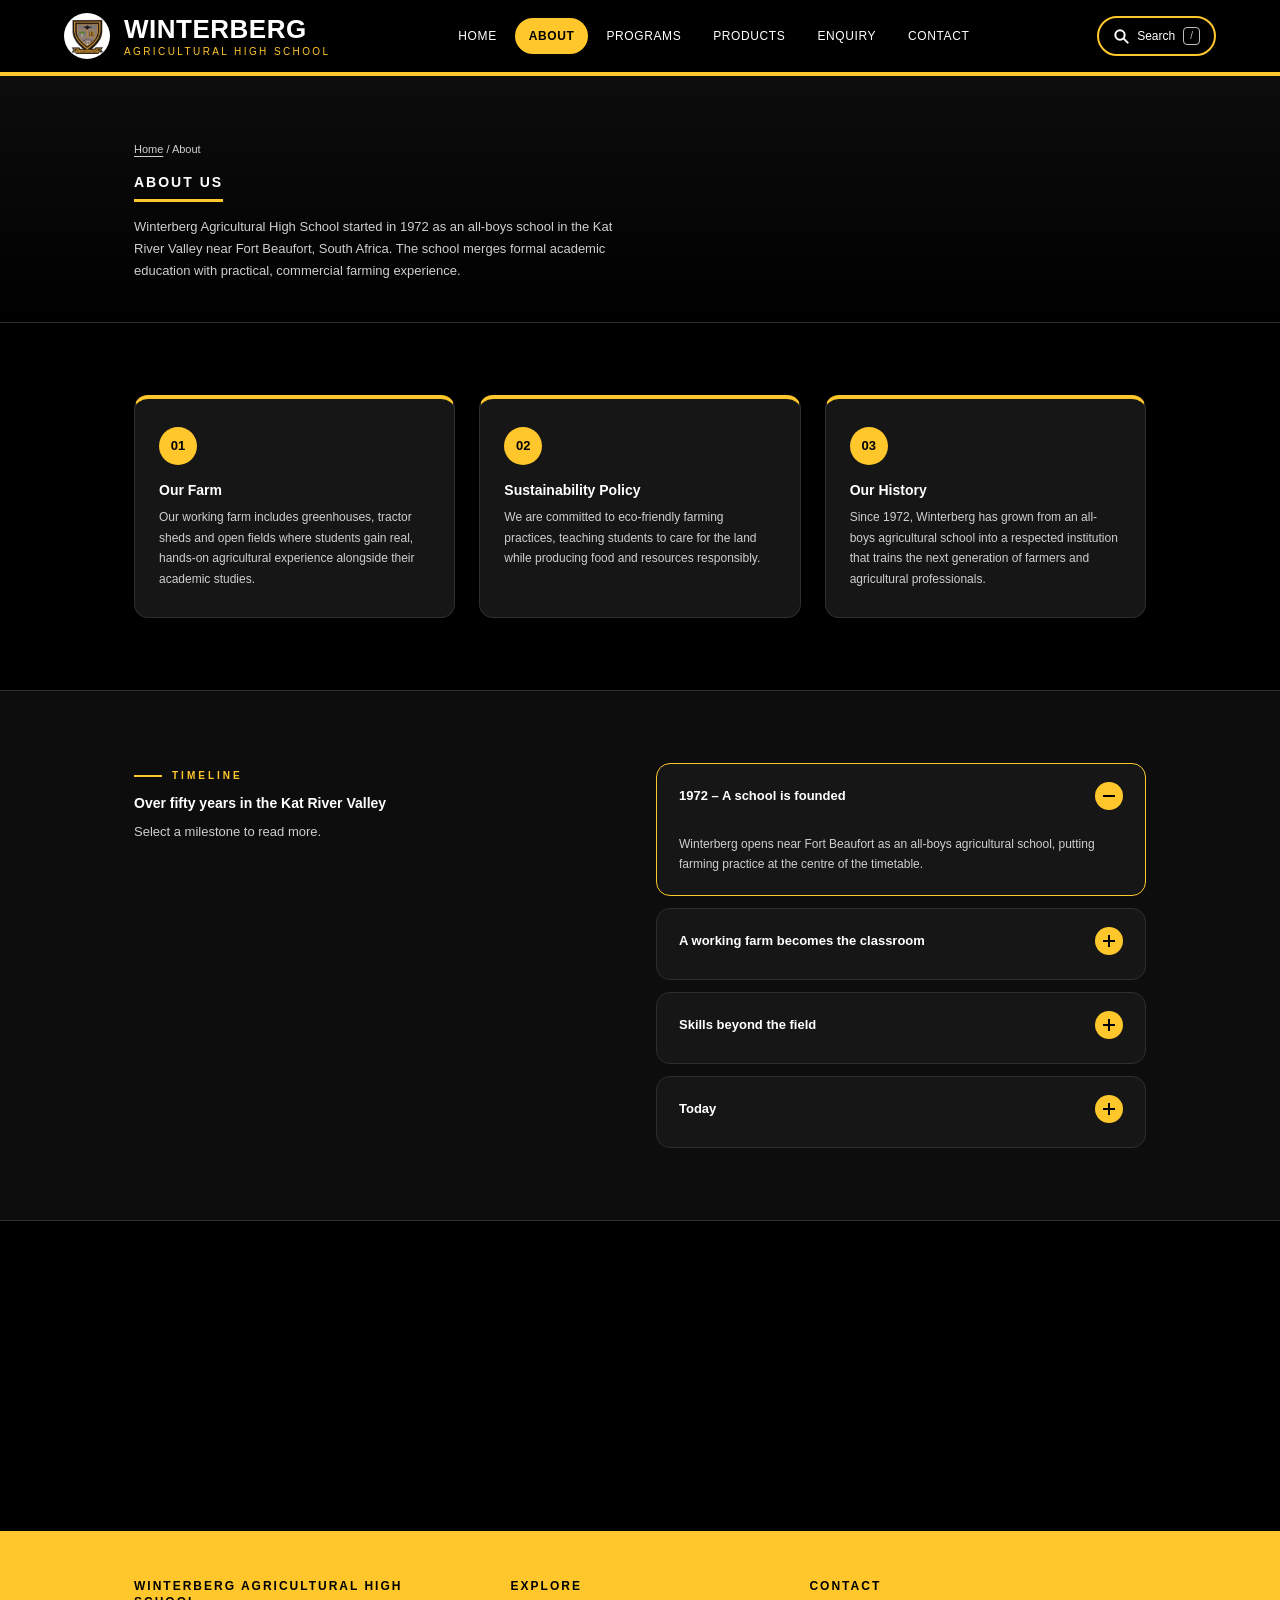
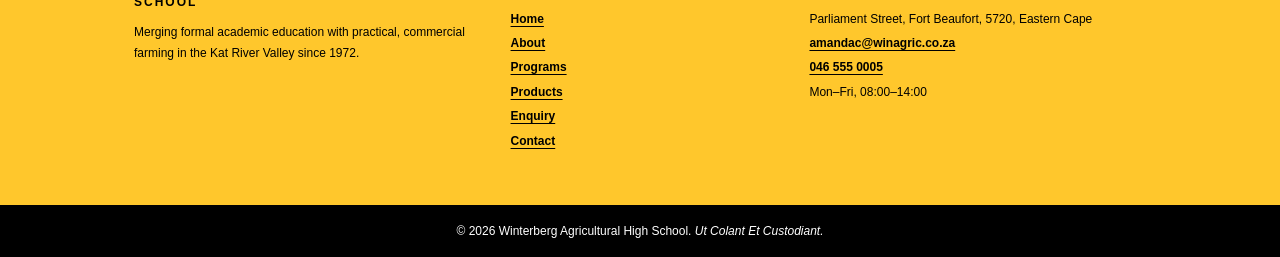
<file: pages/about.html>
<!DOCTYPE html>
<html lang="en" class="no-js">
<head>
    <meta charset="UTF-8">
    <meta name="viewport" content="width=device-width, initial-scale=1.0">
    <title>About Us | Winterberg Agricultural High School, Fort Beaufort</title>
    <meta name="description" content="Learn about Winterberg Agricultural High School: founded in 1972 in the Kat River Valley, with a working farm, sustainability focus and the motto Ut Colant Et Custodiant.">
    <meta name="author" content="Winterberg Agricultural High School">
    <meta name="robots" content="index, follow">
    <meta name="theme-color" content="#000000">
    <link rel="canonical" href="https://siyahlumakepe15-debug.github.io/Winterberg-Website/pages/about.html">
    <!-- Security: Content-Security-Policy and referrer policy -->
    <meta http-equiv="Content-Security-Policy" content="default-src 'self'; script-src 'self' 'sha256-XYmYjDeUQsiDZmqTxoNeE4vn2Ucakln2xhVBcDHF1Vg=' https://unpkg.com; style-src 'self' https://unpkg.com https://fonts.googleapis.com; font-src https://fonts.gstatic.com; img-src 'self' data: https://tile.openstreetmap.org https://*.tile.openstreetmap.org; connect-src 'self'; frame-src https://www.openstreetmap.org; object-src 'none'; base-uri 'self'; form-action 'self'">
    <meta name="referrer" content="strict-origin-when-cross-origin">
    <!-- Social sharing -->
    <meta property="og:type" content="website">
    <meta property="og:site_name" content="Winterberg Agricultural High School">
    <meta property="og:title" content="About Us | Winterberg Agricultural High School, Fort Beaufort">
    <meta property="og:description" content="Learn about Winterberg Agricultural High School: founded in 1972 in the Kat River Valley, with a working farm, sustainability focus and the motto Ut Colant Et Custodiant.">
    <meta property="og:url" content="https://siyahlumakepe15-debug.github.io/Winterberg-Website/pages/about.html">
    <meta property="og:image" content="https://siyahlumakepe15-debug.github.io/Winterberg-Website/assets/images/winterberg-crest.png">
    <meta property="og:locale" content="en_ZA">
    <meta name="twitter:card" content="summary">
    <link rel="icon" type="image/png" href="../assets/images/winterberg-crest.png">
    <!-- Page speed: preconnect + non-blocking font load -->
    <link rel="preconnect" href="https://fonts.googleapis.com">
    <link rel="preconnect" href="https://fonts.gstatic.com" crossorigin>
    <link rel="stylesheet" href="https://fonts.googleapis.com/css2?family=Poppins:wght@400;500;600;700&amp;display=swap">
    <link rel="stylesheet" href="../assets/css/style.css">
    <script type="application/ld+json">{"@context": "https://schema.org", "@type": "EducationalOrganization", "name": "Winterberg Agricultural High School", "alternateName": "Winterberg Landbou Hoërskool", "url": "https://siyahlumakepe15-debug.github.io/Winterberg-Website/", "logo": "https://siyahlumakepe15-debug.github.io/Winterberg-Website/assets/images/winterberg-crest.png", "foundingDate": "1972", "email": "amandac@winagric.co.za", "telephone": "+27465550005", "address": {"@type": "PostalAddress", "streetAddress": "Parliament Street", "addressLocality": "Fort Beaufort", "addressRegion": "Eastern Cape", "postalCode": "5720", "addressCountry": "ZA"}, "geo": {"@type": "GeoCoordinates", "latitude": -32.7867, "longitude": 26.6236}, "openingHours": "Mo-Fr 08:00-14:00"}</script>
    <script>document.documentElement.className="js";setTimeout(function(){if(!window.__wb){document.documentElement.className="no-js"}},2500);</script>
</head>
<body>
    <a class="skip-link" href="#main">Skip to main content</a>

    <!--Header Section-->
    <header class="site-header">
        <a href="../index.html" class="brand-lockup" aria-label="Winterberg Agricultural High School home">
            <img class="brand-crest" src="../assets/images/winterberg-crest.png" width="46" height="46" alt="Winterberg school crest">
            <span class="brand">WINTERBERG <span>AGRICULTURAL HIGH SCHOOL</span></span>
        </a>
        <button class="nav-toggle" type="button" aria-expanded="false" aria-controls="primary-nav" aria-label="Toggle menu">
            <span></span><span></span><span></span>
        </button>
        <nav class="primary-nav" id="primary-nav" aria-label="Main">
            <a href="../index.html">HOME</a>
            <a href="./about.html" class="active" aria-current="page">ABOUT</a>
            <a href="./programs.html">PROGRAMS</a>
            <a href="./products.html">PRODUCTS</a>
            <a href="./enquiry.html">ENQUIRY</a>
            <a href="./contact.html">CONTACT</a>
        </nav>
        <button class="search-btn" type="button" aria-haspopup="dialog" aria-label="Search the site">
            <svg width="16" height="16" viewBox="0 0 24 24" fill="none" stroke="currentColor" stroke-width="3" stroke-linecap="round" aria-hidden="true"><circle cx="10.5" cy="10.5" r="7"/><path d="M16 16l6 6"/></svg>
            <span>Search</span><kbd aria-hidden="true">/</kbd>
        </button>
    </header>

    <main id="main">

        <section class="page-intro">
            <div class="container">
                <nav class="breadcrumb" aria-label="Breadcrumb"><a href="../index.html">Home</a> / About</nav>
                <h1>About Us</h1>
                <p>Winterberg Agricultural High School started in 1972 as an all-boys school in the Kat River Valley near Fort Beaufort, South Africa. The school merges formal academic education with practical, commercial farming experience.</p>
            </div>
        </section>

        <section class="section">
            <div class="container">
                <div class="grid-3">
                    <article class="card reveal"><span class="card-num">01</span><h2>Our Farm</h2>
                        <p>Our working farm includes greenhouses, tractor sheds and open fields where students gain real, hands-on agricultural experience alongside their academic studies.</p></article>
                    <article class="card reveal" data-delay="1"><span class="card-num">02</span><h2>Sustainability Policy</h2>
                        <p>We are committed to eco-friendly farming practices, teaching students to care for the land while producing food and resources responsibly.</p></article>
                    <article class="card reveal" data-delay="2"><span class="card-num">03</span><h2>Our History</h2>
                        <p>Since 1972, Winterberg has grown from an all-boys agricultural school into a respected institution that trains the next generation of farmers and agricultural professionals.</p></article>
                </div>
            </div>
        </section>

        <section class="section band-ink">
            <div class="container grid-2">
                <div class="reveal">
                    <p class="eyebrow">Timeline</p>
                    <h2>Over fifty years in the Kat River Valley</h2>
                    <p class="lede">Select a milestone to read more.</p>
                </div>
                <div class="accordion reveal" data-delay="1" data-accordion>
                    <div class="acc-item"><h3><button class="acc-trigger" type="button" aria-expanded="false">1972 &ndash; A school is founded<span class="acc-icon" aria-hidden="true"></span></button></h3>
                        <div class="acc-panel"><div><p>Winterberg opens near Fort Beaufort as an all-boys agricultural school, putting farming practice at the centre of the timetable.</p></div></div></div>
                    <div class="acc-item"><h3><button class="acc-trigger" type="button" aria-expanded="false">A working farm becomes the classroom<span class="acc-icon" aria-hidden="true"></span></button></h3>
                        <div class="acc-panel"><div><p>Dairy, piggery, poultry, citrus and lucerne units give every grade a rotating practical day, from Grade 8 to Grade 12.</p></div></div></div>
                    <div class="acc-item"><h3><button class="acc-trigger" type="button" aria-expanded="false">Skills beyond the field<span class="acc-icon" aria-hidden="true"></span></button></h3>
                        <div class="acc-panel"><div><p>Welding, metalwork, meat processing, mohair classing and sheep shearing prepare students for skilled trades as well as farming careers.</p></div></div></div>
                    <div class="acc-item"><h3><button class="acc-trigger" type="button" aria-expanded="false">Today<span class="acc-icon" aria-hidden="true"></span></button></h3>
                        <div class="acc-panel"><div><p>A respected institution that trains the next generation of farmers and agricultural professionals, and supplies the surrounding community with fresh produce.</p></div></div></div>
                </div>
            </div>
        </section>

        <section class="section">
            <div class="container">
                <div class="motto reveal">
                    <h2>"Ut Colant Et Custodiant"</h2>
                    <p>To cultivate and care for.</p>
                </div>
            </div>
        </section>

    </main>

    <!--Footer Section-->
    <footer class="site-footer">
        <div class="footer-grid">
            <div>
                <h2>Winterberg Agricultural High School</h2>
                <p>Merging formal academic education with practical, commercial farming in the Kat River Valley since 1972.</p>
            </div>
            <nav aria-label="Footer">
                <h2>Explore</h2>
                <ul>
                <li><a href="../index.html">Home</a></li>
                <li><a href="./about.html">About</a></li>
                <li><a href="./programs.html">Programs</a></li>
                <li><a href="./products.html">Products</a></li>
                <li><a href="./enquiry.html">Enquiry</a></li>
                <li><a href="./contact.html">Contact</a></li>
                </ul>
            </nav>
            <address>
                <h2>Contact</h2>
                <ul>
                    <li>Parliament Street, Fort Beaufort, 5720, Eastern Cape</li>
                    <li><a href="mailto:amandac@winagric.co.za">amandac@winagric.co.za</a></li>
                    <li><a href="tel:+27465550005">046 555 0005</a></li>
                    <li>Mon&ndash;Fri, 08:00&ndash;14:00</li>
                </ul>
            </address>
        </div>
        <p class="footer-bottom">&copy; 2026 Winterberg Agricultural High School. <em>Ut Colant Et Custodiant.</em></p>
    </footer>

    <button class="to-top" type="button" aria-label="Back to top">&uarr;</button>

    <script src="../assets/js/search-index.js" defer></script>
    <script src="../assets/js/main.js" defer></script>
</body>
</html>
</file>
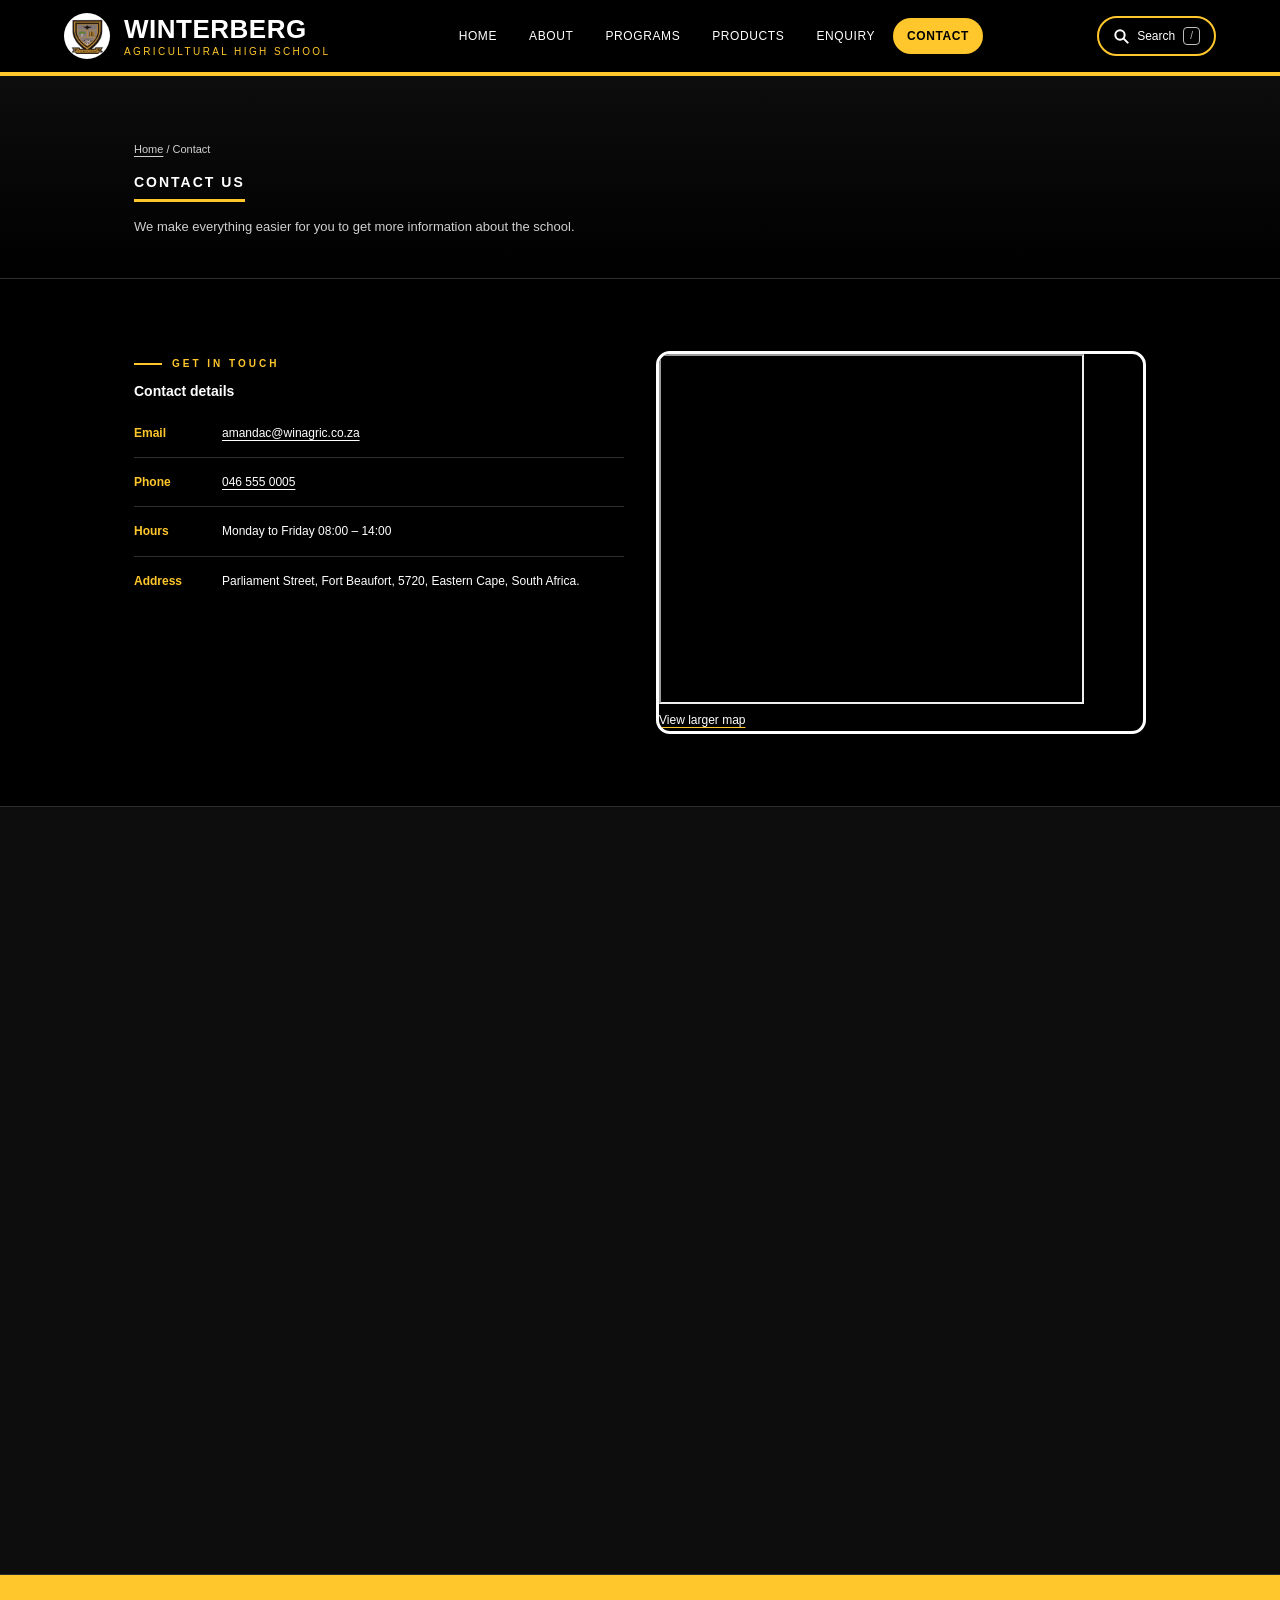
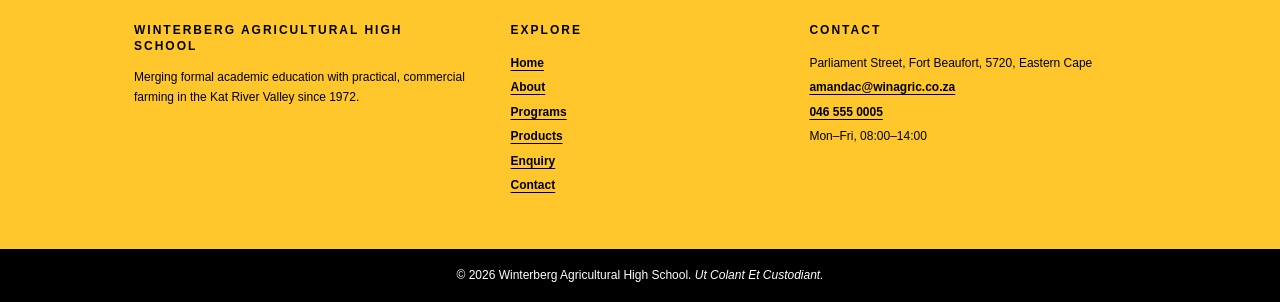
<file: pages/contact.html>
<!DOCTYPE html>
<html lang="en" class="no-js">
<head>
    <meta charset="UTF-8">
    <meta name="viewport" content="width=device-width, initial-scale=1.0">
    <title>Contact Us | Winterberg Agricultural High School, Fort Beaufort</title>
    <meta name="description" content="Contact Winterberg Agricultural High School in Fort Beaufort: phone 046 555 0005, office hours, an interactive map and a message form that emails our office.">
    <meta name="author" content="Winterberg Agricultural High School">
    <meta name="robots" content="index, follow">
    <meta name="theme-color" content="#000000">
    <link rel="canonical" href="https://siyahlumakepe15-debug.github.io/Winterberg-Website/pages/contact.html">
    <!-- Security: Content-Security-Policy and referrer policy -->
    <meta http-equiv="Content-Security-Policy" content="default-src 'self'; script-src 'self' 'sha256-XYmYjDeUQsiDZmqTxoNeE4vn2Ucakln2xhVBcDHF1Vg=' https://unpkg.com; style-src 'self' https://unpkg.com https://fonts.googleapis.com; font-src https://fonts.gstatic.com; img-src 'self' data: https://tile.openstreetmap.org https://*.tile.openstreetmap.org; connect-src 'self'; frame-src https://www.openstreetmap.org; object-src 'none'; base-uri 'self'; form-action 'self'">
    <meta name="referrer" content="strict-origin-when-cross-origin">
    <!-- Social sharing -->
    <meta property="og:type" content="website">
    <meta property="og:site_name" content="Winterberg Agricultural High School">
    <meta property="og:title" content="Contact Us | Winterberg Agricultural High School, Fort Beaufort">
    <meta property="og:description" content="Contact Winterberg Agricultural High School in Fort Beaufort: phone 046 555 0005, office hours, an interactive map and a message form that emails our office.">
    <meta property="og:url" content="https://siyahlumakepe15-debug.github.io/Winterberg-Website/pages/contact.html">
    <meta property="og:image" content="https://siyahlumakepe15-debug.github.io/Winterberg-Website/assets/images/winterberg-crest.png">
    <meta property="og:locale" content="en_ZA">
    <meta name="twitter:card" content="summary">
    <link rel="icon" type="image/png" href="../assets/images/winterberg-crest.png">
    <!-- Page speed: preconnect + non-blocking font load -->
    <link rel="preconnect" href="https://fonts.googleapis.com">
    <link rel="preconnect" href="https://fonts.gstatic.com" crossorigin>
    <link rel="stylesheet" href="https://fonts.googleapis.com/css2?family=Poppins:wght@400;500;600;700&amp;display=swap">
    <link rel="stylesheet" href="../assets/css/style.css">
    <script type="application/ld+json">{"@context": "https://schema.org", "@type": "EducationalOrganization", "name": "Winterberg Agricultural High School", "alternateName": "Winterberg Landbou Hoërskool", "url": "https://siyahlumakepe15-debug.github.io/Winterberg-Website/", "logo": "https://siyahlumakepe15-debug.github.io/Winterberg-Website/assets/images/winterberg-crest.png", "foundingDate": "1972", "email": "amandac@winagric.co.za", "telephone": "+27465550005", "address": {"@type": "PostalAddress", "streetAddress": "Parliament Street", "addressLocality": "Fort Beaufort", "addressRegion": "Eastern Cape", "postalCode": "5720", "addressCountry": "ZA"}, "geo": {"@type": "GeoCoordinates", "latitude": -32.7867, "longitude": 26.6236}, "openingHours": "Mo-Fr 08:00-14:00"}</script>
    <script>document.documentElement.className="js";setTimeout(function(){if(!window.__wb){document.documentElement.className="no-js"}},2500);</script>
</head>
<body>
    <a class="skip-link" href="#main">Skip to main content</a>

    <!--Header Section-->
    <header class="site-header">
        <a href="../index.html" class="brand-lockup" aria-label="Winterberg Agricultural High School home">
            <img class="brand-crest" src="../assets/images/winterberg-crest.png" width="46" height="46" alt="Winterberg school crest">
            <span class="brand">WINTERBERG <span>AGRICULTURAL HIGH SCHOOL</span></span>
        </a>
        <button class="nav-toggle" type="button" aria-expanded="false" aria-controls="primary-nav" aria-label="Toggle menu">
            <span></span><span></span><span></span>
        </button>
        <nav class="primary-nav" id="primary-nav" aria-label="Main">
            <a href="../index.html">HOME</a>
            <a href="./about.html">ABOUT</a>
            <a href="./programs.html">PROGRAMS</a>
            <a href="./products.html">PRODUCTS</a>
            <a href="./enquiry.html">ENQUIRY</a>
            <a href="./contact.html" class="active" aria-current="page">CONTACT</a>
        </nav>
        <button class="search-btn" type="button" aria-haspopup="dialog" aria-label="Search the site">
            <svg width="16" height="16" viewBox="0 0 24 24" fill="none" stroke="currentColor" stroke-width="3" stroke-linecap="round" aria-hidden="true"><circle cx="10.5" cy="10.5" r="7"/><path d="M16 16l6 6"/></svg>
            <span>Search</span><kbd aria-hidden="true">/</kbd>
        </button>
    </header>

    <main id="main">

        <section class="page-intro">
            <div class="container">
                <nav class="breadcrumb" aria-label="Breadcrumb"><a href="../index.html">Home</a> / Contact</nav>
                <h1>Contact Us</h1>
                <p>We make everything easier for you to get more information about the school.</p>
            </div>
        </section>

        <section class="section">
            <div class="container grid-2">
                <div class="reveal">
                    <p class="eyebrow">Get in touch</p>
                    <h2>Contact details</h2>
                    <ul class="info-list">
                        <li><strong>Email</strong><a href="mailto:amandac@winagric.co.za">amandac@winagric.co.za</a></li>
                        <li><strong>Phone</strong><a href="tel:+27465550005">046 555 0005</a></li>
                        <li><strong>Hours</strong><span>Monday to Friday 08:00 &ndash; 14:00</span></li>
                        <li><strong>Address</strong><span>Parliament Street, Fort Beaufort, 5720, Eastern Cape, South Africa.</span></li>
                    </ul>
                </div>
                <div class="map-card reveal" data-delay="1">
                    <iframe class="map-embed" title="Map showing the location of Winterberg Agricultural High School in Fort Beaufort"
                        src="https://www.openstreetmap.org/export/embed?bbox=26.61699771881104%2C-32.79448990778697%2C26.6319751739502%2C-32.781646123556456&amp;layer=mapnik&amp;marker=-32.78806914925373%2C26.62448428727714"
                        width="425" height="350" loading="lazy" referrerpolicy="strict-origin-when-cross-origin"></iframe>
                    <p class="map-link"><a class="text-link" href="https://www.openstreetmap.org/?mlat=-32.78807&amp;mlon=26.62448#map=16/-32.78807/26.62448" target="_blank" rel="noopener noreferrer">View larger map</a></p>
                </div>
            </div>
        </section>

        <section class="section band-ink" id="contact-form-section">
            <div class="container grid-2">
                <div class="reveal">
                    <p class="eyebrow">Message the office</p>
                    <h2>Send us a message</h2>
                    <p class="lede">Fill in your details and message. Once everything checks out, we compile it into an email addressed to our office. Press <em>Send email</em> to open it in your email app.</p>
                    <p class="lede">Looking for admissions or produce prices? Use the <a class="text-link" href="./enquiry.html">Enquiry page</a>.</p>
                </div>
                <div class="form-panel reveal" data-delay="1">
                    <form id="contact-form" action="./contact.html" method="post" novalidate data-validate data-kind="contact" data-recipient="amandac@winagric.co.za">
                        <div class="form-grid">
                            <div class="field"><label for="c_name">Full name</label>
                                <input type="text" id="c_name" name="c_name" autocomplete="name" required minlength="2" maxlength="80" pattern="[A-Za-z\u00C0-\u024F' \-]+" data-label="full name" placeholder="e.g. Thandi Nkosi"></div>
                            <div class="field"><label for="c_email">Email address</label>
                                <input type="email" id="c_email" name="c_email" autocomplete="email" required data-label="email address" placeholder="Where can we reply to you?"></div>
                            <div class="field"><label for="c_phone">Cellphone number</label>
                                <input type="tel" id="c_phone" name="c_phone" autocomplete="tel" required data-type="za-phone" data-label="cellphone number" placeholder="e.g. 082 123 4567">
                                <span class="hint">South African format, e.g. 0821234567 or +27821234567</span></div>
                            <div class="field"><label for="c_type">Type of message</label>
                                <select id="c_type" name="c_type" required data-label="message type">
                                    <option value="">-- Select --</option>
                                    <option>General question</option><option>Feedback or compliment</option>
                                    <option>Complaint</option><option>Media request</option><option>Other</option>
                                </select></div>
                            <div class="field full"><label for="c_subject">Subject</label>
                                <input type="text" id="c_subject" name="c_subject" required minlength="3" maxlength="100" data-label="subject" placeholder="What is this about?"></div>
                            <div class="field full"><label for="c_message">Your message</label>
                                <textarea id="c_message" name="c_message" rows="6" required minlength="20" maxlength="600" data-label="message" data-counter placeholder="Tell us how we can help (at least 20 characters)"></textarea>
                                <span class="char-count" aria-hidden="true"></span></div>
                        </div>
                        <div class="form-actions"><button type="submit" class="btn">Review &amp; compile email</button></div>
                        <div class="form-status" aria-live="polite"></div>
                    </form>
                </div>
            </div>
        </section>

    </main>

    <!--Footer Section-->
    <footer class="site-footer">
        <div class="footer-grid">
            <div>
                <h2>Winterberg Agricultural High School</h2>
                <p>Merging formal academic education with practical, commercial farming in the Kat River Valley since 1972.</p>
            </div>
            <nav aria-label="Footer">
                <h2>Explore</h2>
                <ul>
                <li><a href="../index.html">Home</a></li>
                <li><a href="./about.html">About</a></li>
                <li><a href="./programs.html">Programs</a></li>
                <li><a href="./products.html">Products</a></li>
                <li><a href="./enquiry.html">Enquiry</a></li>
                <li><a href="./contact.html">Contact</a></li>
                </ul>
            </nav>
            <address>
                <h2>Contact</h2>
                <ul>
                    <li>Parliament Street, Fort Beaufort, 5720, Eastern Cape</li>
                    <li><a href="mailto:amandac@winagric.co.za">amandac@winagric.co.za</a></li>
                    <li><a href="tel:+27465550005">046 555 0005</a></li>
                    <li>Mon&ndash;Fri, 08:00&ndash;14:00</li>
                </ul>
            </address>
        </div>
        <p class="footer-bottom">&copy; 2026 Winterberg Agricultural High School. <em>Ut Colant Et Custodiant.</em></p>
    </footer>

    <button class="to-top" type="button" aria-label="Back to top">&uarr;</button>

    <script src="../assets/js/search-index.js" defer></script>
    <script src="../assets/js/main.js" defer></script>
</body>
</html>
</file>
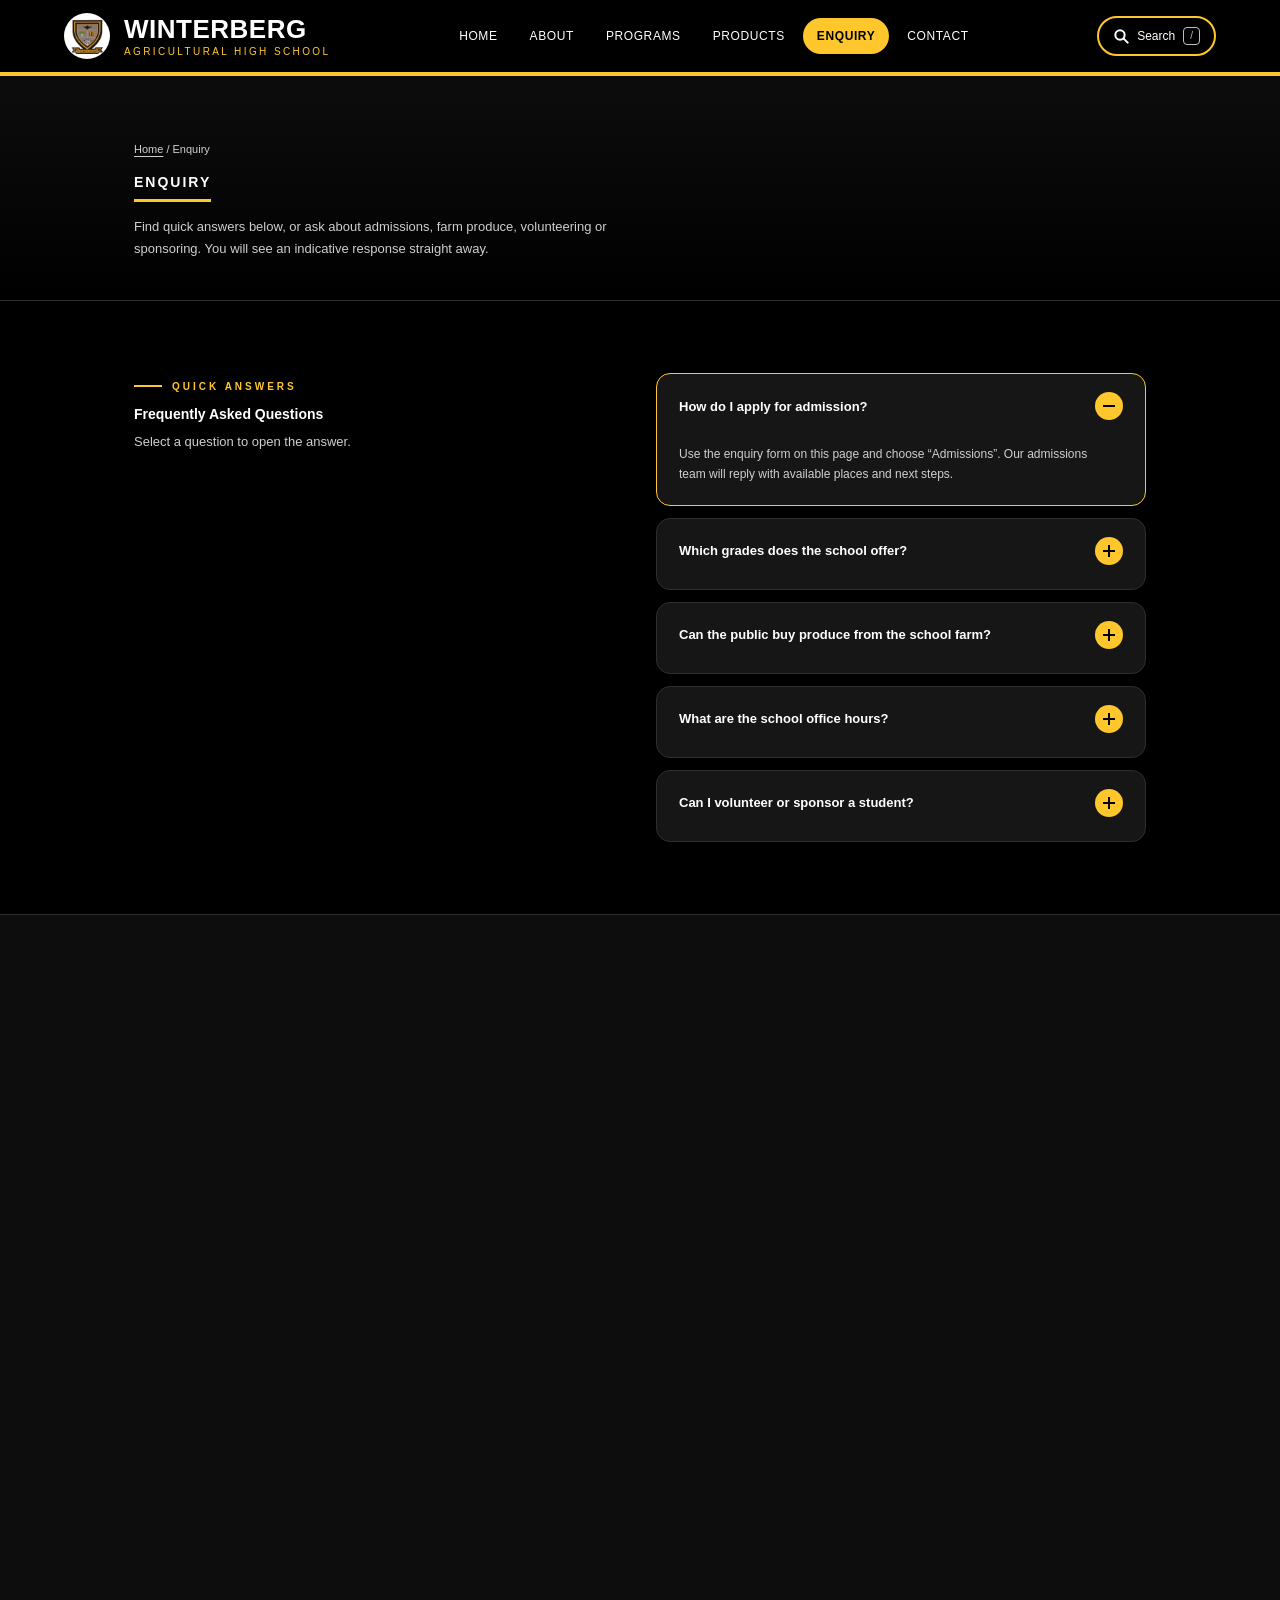
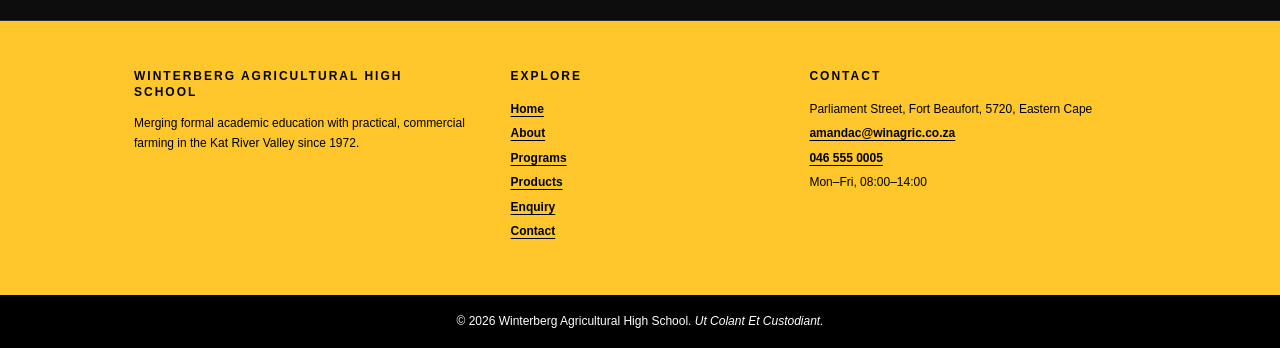
<file: pages/enquiry.html>
<!DOCTYPE html>
<html lang="en" class="no-js">
<head>
    <meta charset="UTF-8">
    <meta name="viewport" content="width=device-width, initial-scale=1.0">
    <title>Enquiry &amp; FAQs | Admissions, Produce, Volunteering | Winterberg Agricultural High School</title>
    <meta name="description" content="Ask Winterberg Agricultural High School about admissions, farm produce, volunteering or sponsoring, and read answers to frequently asked questions.">
    <meta name="author" content="Winterberg Agricultural High School">
    <meta name="robots" content="index, follow">
    <meta name="theme-color" content="#000000">
    <link rel="canonical" href="https://siyahlumakepe15-debug.github.io/Winterberg-Website/pages/enquiry.html">
    <!-- Security: Content-Security-Policy and referrer policy -->
    <meta http-equiv="Content-Security-Policy" content="default-src 'self'; script-src 'self' 'sha256-XYmYjDeUQsiDZmqTxoNeE4vn2Ucakln2xhVBcDHF1Vg=' https://unpkg.com; style-src 'self' https://unpkg.com https://fonts.googleapis.com; font-src https://fonts.gstatic.com; img-src 'self' data: https://tile.openstreetmap.org https://*.tile.openstreetmap.org; connect-src 'self'; frame-src https://www.openstreetmap.org; object-src 'none'; base-uri 'self'; form-action 'self'">
    <meta name="referrer" content="strict-origin-when-cross-origin">
    <!-- Social sharing -->
    <meta property="og:type" content="website">
    <meta property="og:site_name" content="Winterberg Agricultural High School">
    <meta property="og:title" content="Enquiry &amp; FAQs | Admissions, Produce, Volunteering | Winterberg Agricultural High School">
    <meta property="og:description" content="Ask Winterberg Agricultural High School about admissions, farm produce, volunteering or sponsoring, and read answers to frequently asked questions.">
    <meta property="og:url" content="https://siyahlumakepe15-debug.github.io/Winterberg-Website/pages/enquiry.html">
    <meta property="og:image" content="https://siyahlumakepe15-debug.github.io/Winterberg-Website/assets/images/winterberg-crest.png">
    <meta property="og:locale" content="en_ZA">
    <meta name="twitter:card" content="summary">
    <link rel="icon" type="image/png" href="../assets/images/winterberg-crest.png">
    <!-- Page speed: preconnect + non-blocking font load -->
    <link rel="preconnect" href="https://fonts.googleapis.com">
    <link rel="preconnect" href="https://fonts.gstatic.com" crossorigin>
    <link rel="stylesheet" href="https://fonts.googleapis.com/css2?family=Poppins:wght@400;500;600;700&amp;display=swap">
    <link rel="stylesheet" href="../assets/css/style.css">
    <script type="application/ld+json">{"@context": "https://schema.org", "@type": "EducationalOrganization", "name": "Winterberg Agricultural High School", "alternateName": "Winterberg Landbou Hoërskool", "url": "https://siyahlumakepe15-debug.github.io/Winterberg-Website/", "logo": "https://siyahlumakepe15-debug.github.io/Winterberg-Website/assets/images/winterberg-crest.png", "foundingDate": "1972", "email": "amandac@winagric.co.za", "telephone": "+27465550005", "address": {"@type": "PostalAddress", "streetAddress": "Parliament Street", "addressLocality": "Fort Beaufort", "addressRegion": "Eastern Cape", "postalCode": "5720", "addressCountry": "ZA"}, "geo": {"@type": "GeoCoordinates", "latitude": -32.7867, "longitude": 26.6236}, "openingHours": "Mo-Fr 08:00-14:00"}</script>
    <script type="application/ld+json">{"@context": "https://schema.org", "@type": "FAQPage", "mainEntity": [{"@type": "Question", "name": "How do I apply for admission?", "acceptedAnswer": {"@type": "Answer", "text": "Use the enquiry form on this page and choose \"Admissions\". Our admissions team will reply with available places and next steps."}}, {"@type": "Question", "name": "Which grades does the school offer?", "acceptedAnswer": {"@type": "Answer", "text": "Winterberg Agricultural High School offers Grade 8 through Grade 12."}}, {"@type": "Question", "name": "Can the public buy produce from the school farm?", "acceptedAnswer": {"@type": "Answer", "text": "Yes. See our Products & Services page for the current catalogue and the weekly box subscription."}}, {"@type": "Question", "name": "What are the school office hours?", "acceptedAnswer": {"@type": "Answer", "text": "Monday to Friday, 08:00-14:00."}}, {"@type": "Question", "name": "Can I volunteer or sponsor a student?", "acceptedAnswer": {"@type": "Answer", "text": "Yes. Choose \"Volunteer\" or \"Sponsor\" in the enquiry form and tell us how you would like to help."}}]}</script>
    <script>document.documentElement.className="js";setTimeout(function(){if(!window.__wb){document.documentElement.className="no-js"}},2500);</script>
</head>
<body>
    <a class="skip-link" href="#main">Skip to main content</a>

    <!--Header Section-->
    <header class="site-header">
        <a href="../index.html" class="brand-lockup" aria-label="Winterberg Agricultural High School home">
            <img class="brand-crest" src="../assets/images/winterberg-crest.png" width="46" height="46" alt="Winterberg school crest">
            <span class="brand">WINTERBERG <span>AGRICULTURAL HIGH SCHOOL</span></span>
        </a>
        <button class="nav-toggle" type="button" aria-expanded="false" aria-controls="primary-nav" aria-label="Toggle menu">
            <span></span><span></span><span></span>
        </button>
        <nav class="primary-nav" id="primary-nav" aria-label="Main">
            <a href="../index.html">HOME</a>
            <a href="./about.html">ABOUT</a>
            <a href="./programs.html">PROGRAMS</a>
            <a href="./products.html">PRODUCTS</a>
            <a href="./enquiry.html" class="active" aria-current="page">ENQUIRY</a>
            <a href="./contact.html">CONTACT</a>
        </nav>
        <button class="search-btn" type="button" aria-haspopup="dialog" aria-label="Search the site">
            <svg width="16" height="16" viewBox="0 0 24 24" fill="none" stroke="currentColor" stroke-width="3" stroke-linecap="round" aria-hidden="true"><circle cx="10.5" cy="10.5" r="7"/><path d="M16 16l6 6"/></svg>
            <span>Search</span><kbd aria-hidden="true">/</kbd>
        </button>
    </header>

    <main id="main">

        <section class="page-intro">
            <div class="container">
                <nav class="breadcrumb" aria-label="Breadcrumb"><a href="../index.html">Home</a> / Enquiry</nav>
                <h1>Enquiry</h1>
                <p>Find quick answers below, or ask about admissions, farm produce, volunteering or sponsoring. You will see an indicative response straight away.</p>
            </div>
        </section>

        <section class="section" id="faq">
            <div class="container grid-2">
                <div class="reveal">
                    <p class="eyebrow">Quick answers</p>
                    <h2>Frequently Asked Questions</h2>
                    <p class="lede">Select a question to open the answer.</p>
                </div>
                <div class="accordion reveal" data-delay="1" data-accordion>
                    <div class="acc-item"><h3><button class="acc-trigger" type="button" aria-expanded="false">How do I apply for admission?<span class="acc-icon" aria-hidden="true"></span></button></h3>
                        <div class="acc-panel"><div><p>Use the enquiry form on this page and choose &ldquo;Admissions&rdquo;. Our admissions team will reply with available places and next steps.</p></div></div></div>
                    <div class="acc-item"><h3><button class="acc-trigger" type="button" aria-expanded="false">Which grades does the school offer?<span class="acc-icon" aria-hidden="true"></span></button></h3>
                        <div class="acc-panel"><div><p>Winterberg Agricultural High School offers Grade 8 through Grade 12.</p></div></div></div>
                    <div class="acc-item"><h3><button class="acc-trigger" type="button" aria-expanded="false">Can the public buy produce from the school farm?<span class="acc-icon" aria-hidden="true"></span></button></h3>
                        <div class="acc-panel"><div><p>Yes. See our Products &amp; Services page for the current catalogue and the weekly box subscription.</p></div></div></div>
                    <div class="acc-item"><h3><button class="acc-trigger" type="button" aria-expanded="false">What are the school office hours?<span class="acc-icon" aria-hidden="true"></span></button></h3>
                        <div class="acc-panel"><div><p>Monday to Friday, 08:00&ndash;14:00.</p></div></div></div>
                    <div class="acc-item"><h3><button class="acc-trigger" type="button" aria-expanded="false">Can I volunteer or sponsor a student?<span class="acc-icon" aria-hidden="true"></span></button></h3>
                        <div class="acc-panel"><div><p>Yes. Choose &ldquo;Volunteer&rdquo; or &ldquo;Sponsor&rdquo; in the enquiry form and tell us how you would like to help.</p></div></div></div>
                </div>
            </div>
        </section>

        <section class="section band-ink" id="general-enquiry-form">
            <div class="container grid-2">
                <div class="reveal">
                    <p class="eyebrow">Ask us</p>
                    <h2>Send a General Enquiry</h2>
                    <p class="lede">Choose what you would like to know about. The form adapts to your choice and we will show you cost and availability information as soon as you submit.</p>
                    <p class="lede">Need to send a general message to the office instead? Use the <a class="text-link" href="./contact.html">Contact page</a>.</p>
                </div>
                <div class="form-panel reveal" data-delay="1">
                    <form id="enquiry-form" action="./enquiry.html" method="post" novalidate data-validate data-kind="enquiry" data-endpoint="../assets/data/pricing.json">
                        <div class="form-grid">
                            <div class="field full"><label for="enq_name">Full name</label>
                                <input type="text" id="enq_name" name="enq_name" autocomplete="name" required minlength="2" maxlength="80" pattern="[A-Za-z\u00C0-\u024F' \-]+" data-label="full name" placeholder="e.g. Thandi Nkosi"></div>
                            <div class="field"><label for="enq_email">Email address</label>
                                <input type="email" id="enq_email" name="enq_email" autocomplete="email" required data-label="email address" placeholder="you@example.com"></div>
                            <div class="field"><label for="enq_phone">Cellphone (optional)</label>
                                <input type="tel" id="enq_phone" name="enq_phone" autocomplete="tel" data-type="za-phone" data-label="cellphone number" placeholder="e.g. 082 123 4567"></div>
                            <div class="field full"><label for="enq_topic">I would like to enquire about</label>
                                <select id="enq_topic" name="enq_topic" required data-label="enquiry topic">
                                    <option value="">-- Select --</option>
                                    <option value="admissions">Admissions (available places)</option>
                                    <option value="products">Farm produce &amp; weekly boxes</option>
                                    <option value="volunteer">Becoming a volunteer</option>
                                    <option value="sponsor">Sponsoring a student or project</option>
                                </select></div>
                            <!-- Fields below are shown by JavaScript depending on the topic chosen -->
                            <div class="field full" data-show-for="admissions" hidden><label for="enq_grade">Grade applying for</label>
                                <select id="enq_grade" name="enq_grade" data-label="grade">
                                    <option value="">-- Select --</option>
                                    <option value="grade8">Grade 8</option><option value="grade9">Grade 9</option>
                                    <option value="grade10">Grade 10</option><option value="grade11">Grade 11</option><option value="grade12">Grade 12</option>
                                </select></div>
                            <div class="field" data-show-for="products" hidden><label for="enq_item">Produce</label>
                                <select id="enq_item" name="enq_item" data-label="produce item">
                                    <option value="">-- Select --</option>
                                    <option value="box_small">Weekly box: Small</option><option value="box_medium">Weekly box: Medium</option><option value="box_large">Weekly box: Large</option>
                                    <option value="eggs">Free-range eggs (tray of 30)</option><option value="lucerne">Lucerne bale</option><option value="citrus">Citrus fruit (5 kg bag)</option>
                                </select></div>
                            <div class="field" data-show-for="products" hidden><label for="enq_qty">Quantity</label>
                                <input type="number" id="enq_qty" name="enq_qty" min="1" max="500" step="1" value="1" data-label="quantity"></div>
                            <div class="field full" data-show-for="volunteer sponsor" hidden><label for="enq_budget">Time or amount you could offer (optional)</label>
                                <input type="text" id="enq_budget" name="enq_budget" maxlength="80" placeholder="e.g. Saturdays, or R500 per month"></div>
                            <div class="field full"><label for="enq_message">Message (optional)</label>
                                <textarea id="enq_message" name="enq_message" rows="4" maxlength="500" placeholder="Anything else we should know?"></textarea></div>
                        </div>
                        <div class="form-actions"><button type="submit" class="btn">Send Enquiry</button></div>
                        <div class="form-status" aria-live="polite"></div>
                    </form>
                </div>
            </div>
        </section>

    </main>

    <!--Footer Section-->
    <footer class="site-footer">
        <div class="footer-grid">
            <div>
                <h2>Winterberg Agricultural High School</h2>
                <p>Merging formal academic education with practical, commercial farming in the Kat River Valley since 1972.</p>
            </div>
            <nav aria-label="Footer">
                <h2>Explore</h2>
                <ul>
                <li><a href="../index.html">Home</a></li>
                <li><a href="./about.html">About</a></li>
                <li><a href="./programs.html">Programs</a></li>
                <li><a href="./products.html">Products</a></li>
                <li><a href="./enquiry.html">Enquiry</a></li>
                <li><a href="./contact.html">Contact</a></li>
                </ul>
            </nav>
            <address>
                <h2>Contact</h2>
                <ul>
                    <li>Parliament Street, Fort Beaufort, 5720, Eastern Cape</li>
                    <li><a href="mailto:amandac@winagric.co.za">amandac@winagric.co.za</a></li>
                    <li><a href="tel:+27465550005">046 555 0005</a></li>
                    <li>Mon&ndash;Fri, 08:00&ndash;14:00</li>
                </ul>
            </address>
        </div>
        <p class="footer-bottom">&copy; 2026 Winterberg Agricultural High School. <em>Ut Colant Et Custodiant.</em></p>
    </footer>

    <button class="to-top" type="button" aria-label="Back to top">&uarr;</button>

    <script src="../assets/js/search-index.js" defer></script>
    <script src="../assets/js/main.js" defer></script>
</body>
</html>
</file>
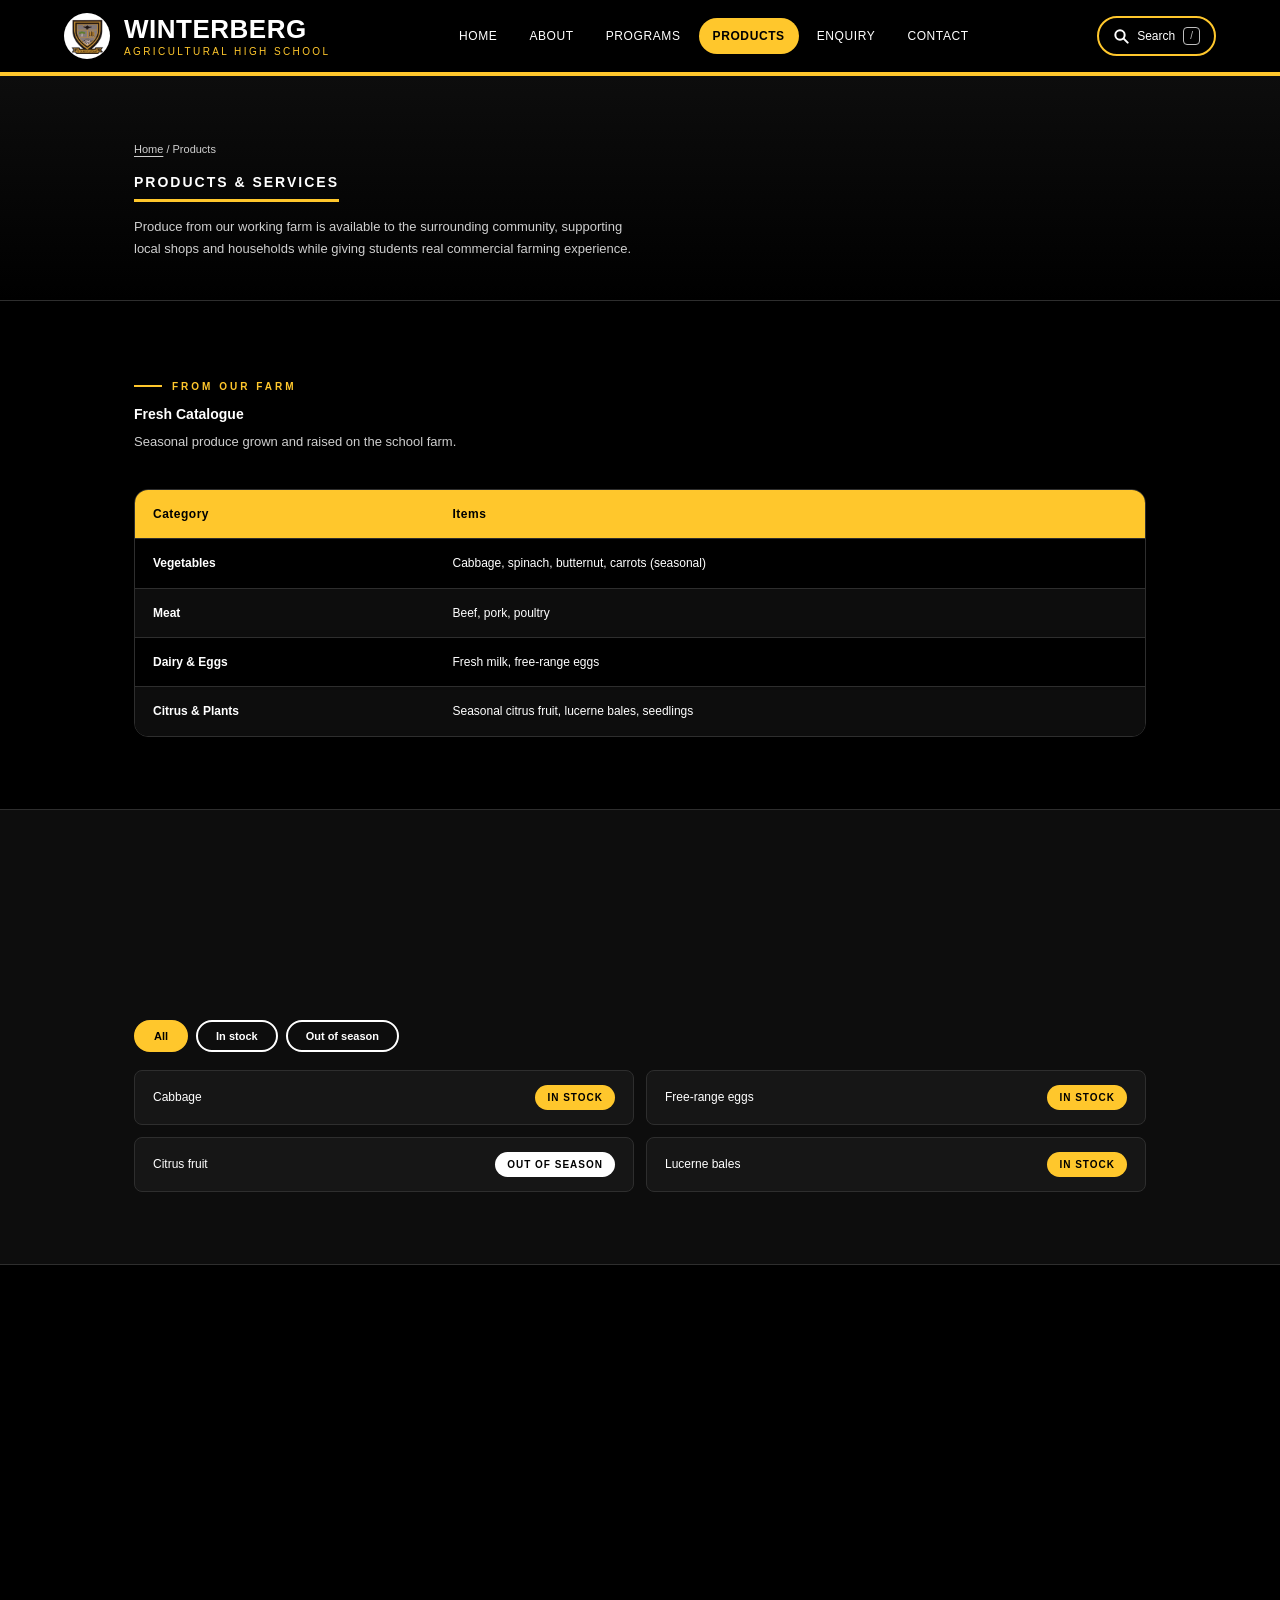
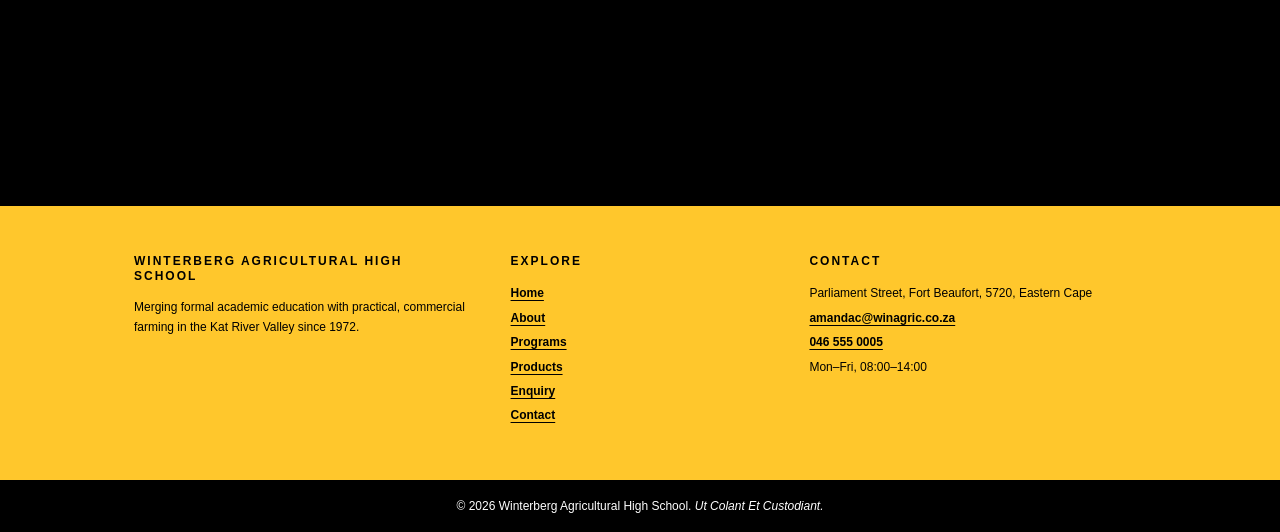
<file: pages/products.html>
<!DOCTYPE html>
<html lang="en" class="no-js">
<head>
    <meta charset="UTF-8">
    <meta name="viewport" content="width=device-width, initial-scale=1.0">
    <title>Products &amp; Services | Fresh Farm Produce, Winterberg Agricultural High School</title>
    <meta name="description" content="Buy fresh vegetables, meat, dairy, free-range eggs and citrus from the Winterberg school farm, check weekly stock and subscribe to a seasonal produce box.">
    <meta name="author" content="Winterberg Agricultural High School">
    <meta name="robots" content="index, follow">
    <meta name="theme-color" content="#000000">
    <link rel="canonical" href="https://siyahlumakepe15-debug.github.io/Winterberg-Website/pages/products.html">
    <!-- Security: Content-Security-Policy and referrer policy -->
    <meta http-equiv="Content-Security-Policy" content="default-src 'self'; script-src 'self' 'sha256-XYmYjDeUQsiDZmqTxoNeE4vn2Ucakln2xhVBcDHF1Vg=' https://unpkg.com; style-src 'self' https://unpkg.com https://fonts.googleapis.com; font-src https://fonts.gstatic.com; img-src 'self' data: https://tile.openstreetmap.org https://*.tile.openstreetmap.org; connect-src 'self'; frame-src https://www.openstreetmap.org; object-src 'none'; base-uri 'self'; form-action 'self'">
    <meta name="referrer" content="strict-origin-when-cross-origin">
    <!-- Social sharing -->
    <meta property="og:type" content="website">
    <meta property="og:site_name" content="Winterberg Agricultural High School">
    <meta property="og:title" content="Products &amp; Services | Fresh Farm Produce, Winterberg Agricultural High School">
    <meta property="og:description" content="Buy fresh vegetables, meat, dairy, free-range eggs and citrus from the Winterberg school farm, check weekly stock and subscribe to a seasonal produce box.">
    <meta property="og:url" content="https://siyahlumakepe15-debug.github.io/Winterberg-Website/pages/products.html">
    <meta property="og:image" content="https://siyahlumakepe15-debug.github.io/Winterberg-Website/assets/images/winterberg-crest.png">
    <meta property="og:locale" content="en_ZA">
    <meta name="twitter:card" content="summary">
    <link rel="icon" type="image/png" href="../assets/images/winterberg-crest.png">
    <!-- Page speed: preconnect + non-blocking font load -->
    <link rel="preconnect" href="https://fonts.googleapis.com">
    <link rel="preconnect" href="https://fonts.gstatic.com" crossorigin>
    <link rel="stylesheet" href="https://fonts.googleapis.com/css2?family=Poppins:wght@400;500;600;700&amp;display=swap">
    <link rel="stylesheet" href="../assets/css/style.css">
    <script type="application/ld+json">{"@context": "https://schema.org", "@type": "EducationalOrganization", "name": "Winterberg Agricultural High School", "alternateName": "Winterberg Landbou Hoërskool", "url": "https://siyahlumakepe15-debug.github.io/Winterberg-Website/", "logo": "https://siyahlumakepe15-debug.github.io/Winterberg-Website/assets/images/winterberg-crest.png", "foundingDate": "1972", "email": "amandac@winagric.co.za", "telephone": "+27465550005", "address": {"@type": "PostalAddress", "streetAddress": "Parliament Street", "addressLocality": "Fort Beaufort", "addressRegion": "Eastern Cape", "postalCode": "5720", "addressCountry": "ZA"}, "geo": {"@type": "GeoCoordinates", "latitude": -32.7867, "longitude": 26.6236}, "openingHours": "Mo-Fr 08:00-14:00"}</script>
    <script>document.documentElement.className="js";setTimeout(function(){if(!window.__wb){document.documentElement.className="no-js"}},2500);</script>
</head>
<body>
    <a class="skip-link" href="#main">Skip to main content</a>

    <!--Header Section-->
    <header class="site-header">
        <a href="../index.html" class="brand-lockup" aria-label="Winterberg Agricultural High School home">
            <img class="brand-crest" src="../assets/images/winterberg-crest.png" width="46" height="46" alt="Winterberg school crest">
            <span class="brand">WINTERBERG <span>AGRICULTURAL HIGH SCHOOL</span></span>
        </a>
        <button class="nav-toggle" type="button" aria-expanded="false" aria-controls="primary-nav" aria-label="Toggle menu">
            <span></span><span></span><span></span>
        </button>
        <nav class="primary-nav" id="primary-nav" aria-label="Main">
            <a href="../index.html">HOME</a>
            <a href="./about.html">ABOUT</a>
            <a href="./programs.html">PROGRAMS</a>
            <a href="./products.html" class="active" aria-current="page">PRODUCTS</a>
            <a href="./enquiry.html">ENQUIRY</a>
            <a href="./contact.html">CONTACT</a>
        </nav>
        <button class="search-btn" type="button" aria-haspopup="dialog" aria-label="Search the site">
            <svg width="16" height="16" viewBox="0 0 24 24" fill="none" stroke="currentColor" stroke-width="3" stroke-linecap="round" aria-hidden="true"><circle cx="10.5" cy="10.5" r="7"/><path d="M16 16l6 6"/></svg>
            <span>Search</span><kbd aria-hidden="true">/</kbd>
        </button>
    </header>

    <main id="main">

        <section class="page-intro">
            <div class="container">
                <nav class="breadcrumb" aria-label="Breadcrumb"><a href="../index.html">Home</a> / Products</nav>
                <h1>Products &amp; Services</h1>
                <p>Produce from our working farm is available to the surrounding community, supporting local shops and households while giving students real commercial farming experience.</p>
            </div>
        </section>

        <section class="section" id="fresh-catalogue">
            <div class="container">
                <div class="section-head reveal"><p class="eyebrow">From our farm</p><h2>Fresh Catalogue</h2>
                    <p class="lede">Seasonal produce grown and raised on the school farm.</p></div>
                <div class="table-wrap reveal">
                    <table>
                        <thead><tr><th scope="col">Category</th><th scope="col">Items</th></tr></thead>
                        <tbody>
                            <tr><td>Vegetables</td><td>Cabbage, spinach, butternut, carrots (seasonal)</td></tr>
                            <tr><td>Meat</td><td>Beef, pork, poultry</td></tr>
                            <tr><td>Dairy &amp; Eggs</td><td>Fresh milk, free-range eggs</td></tr>
                            <tr><td>Citrus &amp; Plants</td><td>Seasonal citrus fruit, lucerne bales, seedlings</td></tr>
                        </tbody>
                    </table>
                </div>
            </div>
        </section>

        <section class="section band-ink" id="produce-tracker">
            <div class="container">
                <div class="section-head reveal"><p class="eyebrow">This week</p><h2>Produce Tracker</h2>
                    <p class="lede">Current availability on the farm this week. Filter the list to see what you can order now.</p></div>
                <div class="pill-row" role="group" aria-label="Filter produce by availability" data-filter-group>
                    <button class="pill" type="button" aria-pressed="true" data-filter="all">All</button>
                    <button class="pill" type="button" aria-pressed="false" data-filter="in">In stock</button>
                    <button class="pill" type="button" aria-pressed="false" data-filter="out">Out of season</button>
                </div>
                <ul class="tracker" data-filter-list aria-live="polite">
                    <li data-status="in"><span>Cabbage</span><span class="status in">In stock</span></li>
                    <li data-status="in"><span>Free-range eggs</span><span class="status in">In stock</span></li>
                    <li data-status="out"><span>Citrus fruit</span><span class="status out">Out of season</span></li>
                    <li data-status="in"><span>Lucerne bales</span><span class="status in">In stock</span></li>
                </ul>
            </div>
        </section>

        <section class="section" id="box-subscription">
            <div class="container grid-2">
                <div class="reveal">
                    <p class="eyebrow">Community</p>
                    <h2>Weekly Box Subscription</h2>
                    <p class="lede">Community members can sign up to receive a weekly box of fresh seasonal produce directly from the school farm. Choose a size and a start date and we will show you the weekly cost straight away.</p>
                </div>
                <div class="form-panel reveal" data-delay="1">
                    <form id="subscription-form" action="./enquiry.html" method="post" novalidate data-validate data-kind="subscription" data-endpoint="../assets/data/pricing.json">
                        <div class="form-grid">
                            <div class="field full"><label for="sub_name">Full name</label>
                                <input type="text" id="sub_name" name="sub_name" autocomplete="name" required minlength="2" maxlength="80" pattern="[A-Za-z\u00C0-\u024F' \-]+" data-label="full name" placeholder="e.g. Thandi Nkosi"></div>
                            <div class="field"><label for="sub_email">Email address</label>
                                <input type="email" id="sub_email" name="sub_email" autocomplete="email" required data-label="email address" placeholder="you@example.com"></div>
                            <div class="field"><label for="sub_phone">Cellphone (optional)</label>
                                <input type="tel" id="sub_phone" name="sub_phone" autocomplete="tel" data-type="za-phone" data-label="cellphone number" placeholder="e.g. 082 123 4567"></div>
                            <div class="field"><label for="box_size">Box size</label>
                                <select id="box_size" name="box_size" required data-label="box size">
                                    <option value="">-- Select --</option>
                                    <option value="small">Small</option>
                                    <option value="medium">Medium</option>
                                    <option value="large">Large</option>
                                </select></div>
                            <div class="field"><label for="sub_start">Preferred start date</label>
                                <input type="date" id="sub_start" name="sub_start" required data-type="future-date" data-label="start date"></div>
                        </div>
                        <div class="form-actions"><button type="submit" class="btn">Sign Up</button></div>
                        <div class="form-status" aria-live="polite"></div>
                    </form>
                </div>
            </div>
        </section>

    </main>

    <!--Footer Section-->
    <footer class="site-footer">
        <div class="footer-grid">
            <div>
                <h2>Winterberg Agricultural High School</h2>
                <p>Merging formal academic education with practical, commercial farming in the Kat River Valley since 1972.</p>
            </div>
            <nav aria-label="Footer">
                <h2>Explore</h2>
                <ul>
                <li><a href="../index.html">Home</a></li>
                <li><a href="./about.html">About</a></li>
                <li><a href="./programs.html">Programs</a></li>
                <li><a href="./products.html">Products</a></li>
                <li><a href="./enquiry.html">Enquiry</a></li>
                <li><a href="./contact.html">Contact</a></li>
                </ul>
            </nav>
            <address>
                <h2>Contact</h2>
                <ul>
                    <li>Parliament Street, Fort Beaufort, 5720, Eastern Cape</li>
                    <li><a href="mailto:amandac@winagric.co.za">amandac@winagric.co.za</a></li>
                    <li><a href="tel:+27465550005">046 555 0005</a></li>
                    <li>Mon&ndash;Fri, 08:00&ndash;14:00</li>
                </ul>
            </address>
        </div>
        <p class="footer-bottom">&copy; 2026 Winterberg Agricultural High School. <em>Ut Colant Et Custodiant.</em></p>
    </footer>

    <button class="to-top" type="button" aria-label="Back to top">&uarr;</button>

    <script src="../assets/js/search-index.js" defer></script>
    <script src="../assets/js/main.js" defer></script>
</body>
</html>
</file>
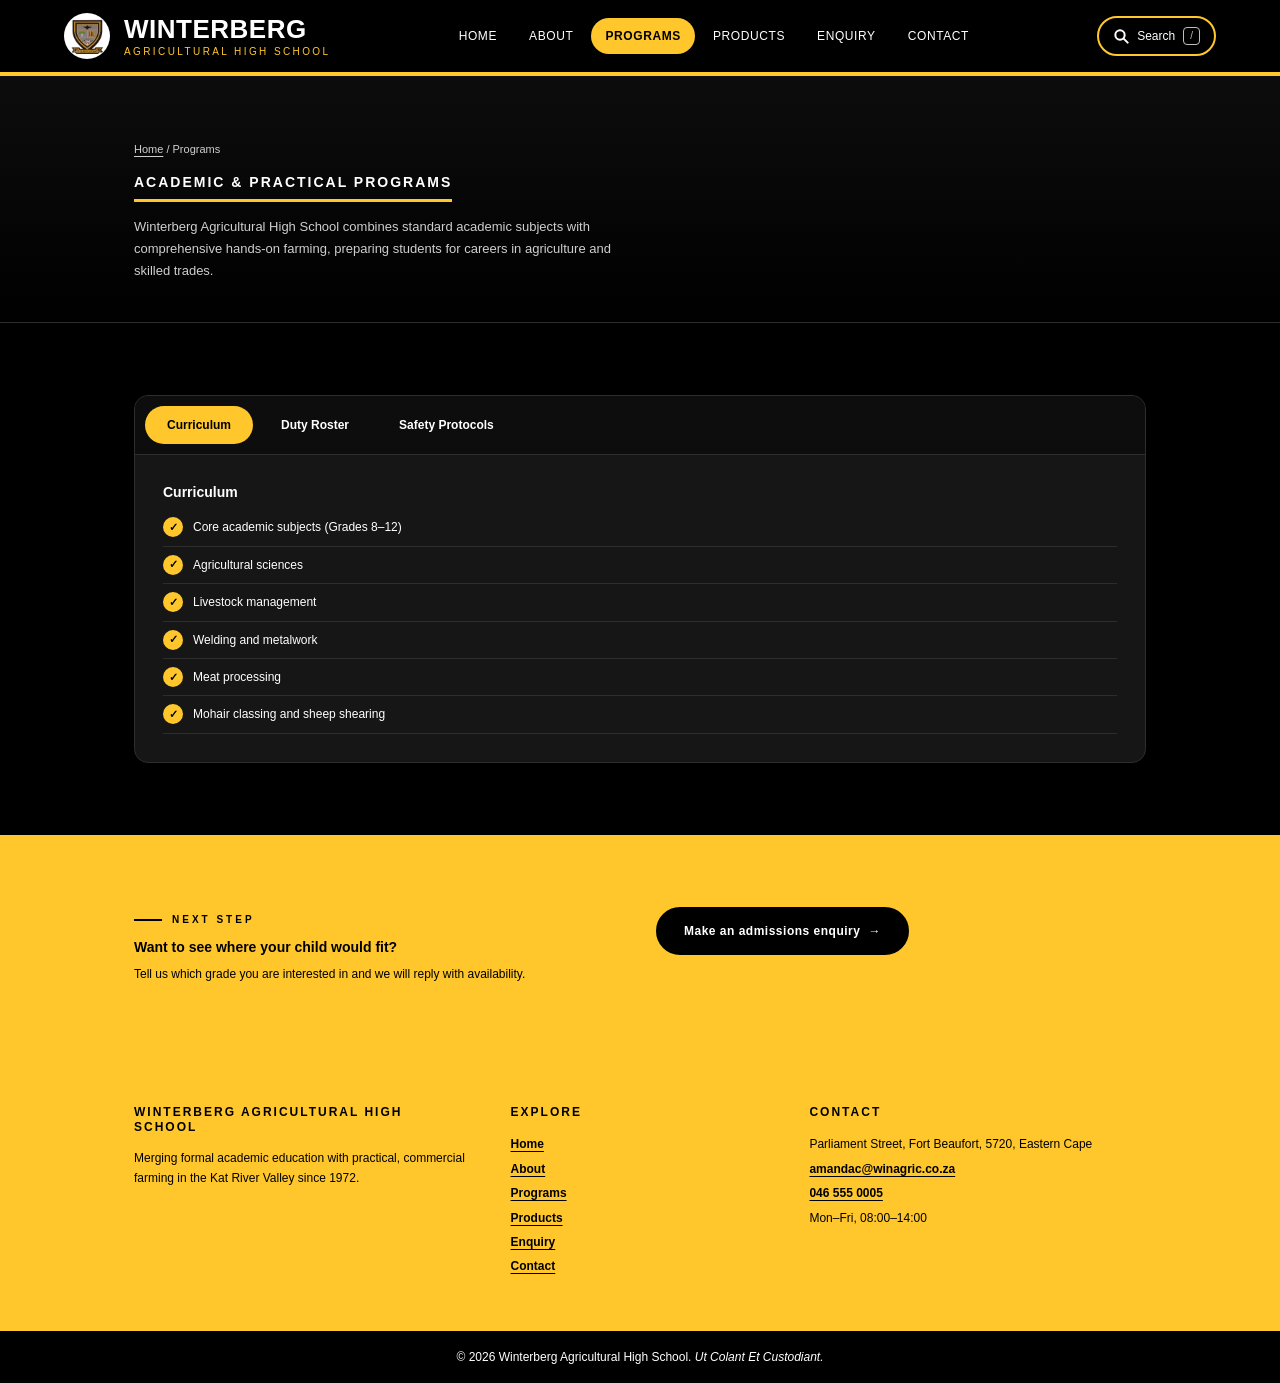
<file: pages/programs.html>
<!DOCTYPE html>
<html lang="en" class="no-js">
<head>
    <meta charset="UTF-8">
    <meta name="viewport" content="width=device-width, initial-scale=1.0">
    <title>Academic &amp; Practical Programs | Winterberg Agricultural High School</title>
    <meta name="description" content="Explore the Winterberg curriculum, weekly practical duty roster and farm safety protocols for Grades 8 to 12: agriculture, livestock, welding, meat processing and more.">
    <meta name="author" content="Winterberg Agricultural High School">
    <meta name="robots" content="index, follow">
    <meta name="theme-color" content="#000000">
    <link rel="canonical" href="https://siyahlumakepe15-debug.github.io/Winterberg-Website/pages/programs.html">
    <!-- Security: Content-Security-Policy and referrer policy -->
    <meta http-equiv="Content-Security-Policy" content="default-src 'self'; script-src 'self' 'sha256-XYmYjDeUQsiDZmqTxoNeE4vn2Ucakln2xhVBcDHF1Vg=' https://unpkg.com; style-src 'self' https://unpkg.com https://fonts.googleapis.com; font-src https://fonts.gstatic.com; img-src 'self' data: https://tile.openstreetmap.org https://*.tile.openstreetmap.org; connect-src 'self'; frame-src https://www.openstreetmap.org; object-src 'none'; base-uri 'self'; form-action 'self'">
    <meta name="referrer" content="strict-origin-when-cross-origin">
    <!-- Social sharing -->
    <meta property="og:type" content="website">
    <meta property="og:site_name" content="Winterberg Agricultural High School">
    <meta property="og:title" content="Academic &amp; Practical Programs | Winterberg Agricultural High School">
    <meta property="og:description" content="Explore the Winterberg curriculum, weekly practical duty roster and farm safety protocols for Grades 8 to 12: agriculture, livestock, welding, meat processing and more.">
    <meta property="og:url" content="https://siyahlumakepe15-debug.github.io/Winterberg-Website/pages/programs.html">
    <meta property="og:image" content="https://siyahlumakepe15-debug.github.io/Winterberg-Website/assets/images/winterberg-crest.png">
    <meta property="og:locale" content="en_ZA">
    <meta name="twitter:card" content="summary">
    <link rel="icon" type="image/png" href="../assets/images/winterberg-crest.png">
    <!-- Page speed: preconnect + non-blocking font load -->
    <link rel="preconnect" href="https://fonts.googleapis.com">
    <link rel="preconnect" href="https://fonts.gstatic.com" crossorigin>
    <link rel="stylesheet" href="https://fonts.googleapis.com/css2?family=Poppins:wght@400;500;600;700&amp;display=swap">
    <link rel="stylesheet" href="../assets/css/style.css">
    <script type="application/ld+json">{"@context": "https://schema.org", "@type": "EducationalOrganization", "name": "Winterberg Agricultural High School", "alternateName": "Winterberg Landbou Hoërskool", "url": "https://siyahlumakepe15-debug.github.io/Winterberg-Website/", "logo": "https://siyahlumakepe15-debug.github.io/Winterberg-Website/assets/images/winterberg-crest.png", "foundingDate": "1972", "email": "amandac@winagric.co.za", "telephone": "+27465550005", "address": {"@type": "PostalAddress", "streetAddress": "Parliament Street", "addressLocality": "Fort Beaufort", "addressRegion": "Eastern Cape", "postalCode": "5720", "addressCountry": "ZA"}, "geo": {"@type": "GeoCoordinates", "latitude": -32.7867, "longitude": 26.6236}, "openingHours": "Mo-Fr 08:00-14:00"}</script>
    <script>document.documentElement.className="js";setTimeout(function(){if(!window.__wb){document.documentElement.className="no-js"}},2500);</script>
</head>
<body>
    <a class="skip-link" href="#main">Skip to main content</a>

    <!--Header Section-->
    <header class="site-header">
        <a href="../index.html" class="brand-lockup" aria-label="Winterberg Agricultural High School home">
            <img class="brand-crest" src="../assets/images/winterberg-crest.png" width="46" height="46" alt="Winterberg school crest">
            <span class="brand">WINTERBERG <span>AGRICULTURAL HIGH SCHOOL</span></span>
        </a>
        <button class="nav-toggle" type="button" aria-expanded="false" aria-controls="primary-nav" aria-label="Toggle menu">
            <span></span><span></span><span></span>
        </button>
        <nav class="primary-nav" id="primary-nav" aria-label="Main">
            <a href="../index.html">HOME</a>
            <a href="./about.html">ABOUT</a>
            <a href="./programs.html" class="active" aria-current="page">PROGRAMS</a>
            <a href="./products.html">PRODUCTS</a>
            <a href="./enquiry.html">ENQUIRY</a>
            <a href="./contact.html">CONTACT</a>
        </nav>
        <button class="search-btn" type="button" aria-haspopup="dialog" aria-label="Search the site">
            <svg width="16" height="16" viewBox="0 0 24 24" fill="none" stroke="currentColor" stroke-width="3" stroke-linecap="round" aria-hidden="true"><circle cx="10.5" cy="10.5" r="7"/><path d="M16 16l6 6"/></svg>
            <span>Search</span><kbd aria-hidden="true">/</kbd>
        </button>
    </header>

    <main id="main">

        <section class="page-intro">
            <div class="container">
                <nav class="breadcrumb" aria-label="Breadcrumb"><a href="../index.html">Home</a> / Programs</nav>
                <h1>Academic &amp; Practical Programs</h1>
                <p>Winterberg Agricultural High School combines standard academic subjects with comprehensive hands-on farming, preparing students for careers in agriculture and skilled trades.</p>
            </div>
        </section>

        <section class="section">
            <div class="container">
                <div class="tabs reveal" data-tabs>
                    <div class="tab-list" role="tablist" aria-label="Program information">
                        <button class="tab-btn" role="tab" id="tab-curriculum" aria-controls="curriculum" aria-selected="true" type="button">Curriculum</button>
                        <button class="tab-btn" role="tab" id="tab-roster" aria-controls="duty-roster" aria-selected="false" tabindex="-1" type="button">Duty Roster</button>
                        <button class="tab-btn" role="tab" id="tab-safety" aria-controls="safety-protocols" aria-selected="false" tabindex="-1" type="button">Safety Protocols</button>
                    </div>

                    <section class="tab-panel" role="tabpanel" id="curriculum" aria-labelledby="tab-curriculum">
                        <h2>Curriculum</h2>
                        <ul class="tick-list">
                            <li>Core academic subjects (Grades 8&ndash;12)</li>
                            <li>Agricultural sciences</li>
                            <li>Livestock management</li>
                            <li>Welding and metalwork</li>
                            <li>Meat processing</li>
                            <li>Mohair classing and sheep shearing</li>
                        </ul>
                    </section>

                    <section class="tab-panel" role="tabpanel" id="duty-roster" aria-labelledby="tab-roster" hidden>
                        <h2>Duty Roster</h2>
                        <p>Weekly agricultural practicals timetable by grade:</p>
                        <div class="table-wrap">
                            <table>
                                <thead><tr><th scope="col">Grade</th><th scope="col">Practical Focus</th><th scope="col">Day</th></tr></thead>
                                <tbody>
                                    <tr><td>Grade 8</td><td>Poultry &amp; vegetable gardens</td><td>Monday</td></tr>
                                    <tr><td>Grade 9</td><td>Piggery</td><td>Tuesday</td></tr>
                                    <tr><td>Grade 10</td><td>Dairy herd</td><td>Wednesday</td></tr>
                                    <tr><td>Grade 11</td><td>Citrus orchards &amp; lucerne</td><td>Thursday</td></tr>
                                    <tr><td>Grade 12</td><td>Welding, metalwork &amp; meat processing</td><td>Friday</td></tr>
                                </tbody>
                            </table>
                        </div>
                    </section>

                    <section class="tab-panel" role="tabpanel" id="safety-protocols" aria-labelledby="tab-safety" hidden>
                        <h2>Safety Protocols</h2>
                        <p>Mandatory safety manuals cover the correct handling of machinery and chemicals used on the farm. All students must complete safety induction before taking part in practicals.</p>
                        <ul class="tick-list">
                            <li>Machinery operating procedures</li>
                            <li>Chemical handling and storage guidelines</li>
                            <li>Protective equipment requirements</li>
                            <li>Emergency procedures</li>
                        </ul>
                    </section>
                </div>
            </div>
        </section>

        <section class="section band-yellow on-yellow">
            <div class="container">
                <div class="grid-2">
                    <div><p class="eyebrow">Next step</p><h2>Want to see where your child would fit?</h2>
                        <p>Tell us which grade you are interested in and we will reply with availability.</p></div>
                    <div><a class="btn" href="./enquiry.html">Make an admissions enquiry</a></div>
                </div>
            </div>
        </section>

    </main>

    <!--Footer Section-->
    <footer class="site-footer">
        <div class="footer-grid">
            <div>
                <h2>Winterberg Agricultural High School</h2>
                <p>Merging formal academic education with practical, commercial farming in the Kat River Valley since 1972.</p>
            </div>
            <nav aria-label="Footer">
                <h2>Explore</h2>
                <ul>
                <li><a href="../index.html">Home</a></li>
                <li><a href="./about.html">About</a></li>
                <li><a href="./programs.html">Programs</a></li>
                <li><a href="./products.html">Products</a></li>
                <li><a href="./enquiry.html">Enquiry</a></li>
                <li><a href="./contact.html">Contact</a></li>
                </ul>
            </nav>
            <address>
                <h2>Contact</h2>
                <ul>
                    <li>Parliament Street, Fort Beaufort, 5720, Eastern Cape</li>
                    <li><a href="mailto:amandac@winagric.co.za">amandac@winagric.co.za</a></li>
                    <li><a href="tel:+27465550005">046 555 0005</a></li>
                    <li>Mon&ndash;Fri, 08:00&ndash;14:00</li>
                </ul>
            </address>
        </div>
        <p class="footer-bottom">&copy; 2026 Winterberg Agricultural High School. <em>Ut Colant Et Custodiant.</em></p>
    </footer>

    <button class="to-top" type="button" aria-label="Back to top">&uarr;</button>

    <script src="../assets/js/search-index.js" defer></script>
    <script src="../assets/js/main.js" defer></script>
</body>
</html>
</file>
<file: assets/css/style.css>
/* =========================================================
   WINTERBERG AGRICULTURAL HIGH SCHOOL — MAIN STYLESHEET
   (Part 2 styling + Part 3 redesign and interactive components)

   Colour rules
     - WHITE text on every BLACK surface
     - BLACK text on every YELLOW surface
     - White also used as an accent (borders, form fields, frames)

   Brief typography (kept exactly, change in ONE place below):
     --size-brand 26px | --size-title 14px | --size-body 12px

   Contents
     1. Reset & variables        7. Gallery & lightbox
     2. Typography               8. Accordion, tabs, filter
     3. Layout & header          9. Tables
     4. Hero & sections         10. Forms & validation
     5. Cards & stats           11. Map & footer
     6. Buttons & links         12. Animation, responsive, print
   ========================================================= */

/* -----------------------------
   1. RESET & VARIABLES
------------------------------ */
*, *::before, *::after { margin: 0; padding: 0; box-sizing: border-box; }

:root {
    --colour-yellow: #ffc72c;
    --colour-yellow-deep: #e6a800;
    --colour-black: #000000;
    --colour-ink: #0d0d0d;          /* raised black surface */
    --colour-panel: #161616;        /* card surface on black */
    --colour-line: #2e2e2e;
    --colour-white: #ffffff;
    --colour-muted: #cfcfcf;        /* secondary text on black */
    --colour-error: #b3001b;        /* error text on white/yellow */
    --colour-error-bright: #ff6b6b; /* error text on black */
    --colour-ok: #0b6b2a;
    --colour-placeholder: #5c5c5c;

    --font-main: 'Poppins', 'Avenir Next LT Pro', 'Century Gothic', Arial, sans-serif;

    --size-brand: 26px;
    --size-title: 14px;
    --size-body: 12px;

    --radius: 14px;
    --radius-sm: 8px;
    --shadow-yellow: 8px 8px 0 var(--colour-yellow);
    --ease: cubic-bezier(.2, .7, .2, 1);
    --header-h: 76px;
}

html { scroll-behavior: smooth; scroll-padding-top: calc(var(--header-h) + 16px); }

body {
    font-family: var(--font-main);
    font-size: var(--size-body);
    line-height: 1.7;
    color: var(--colour-white);
    background-color: var(--colour-black);
    display: flex;
    flex-direction: column;
    min-height: 100vh;
    -webkit-font-smoothing: antialiased;
}

img, svg { max-width: 100%; height: auto; display: block; }
a { color: inherit; text-decoration: none; }
ul { list-style: none; }
button { font-family: inherit; cursor: pointer; }

.skip-link {
    position: absolute; left: 12px; top: -60px; z-index: 200;
    background: var(--colour-yellow); color: var(--colour-black);
    padding: 10px 16px; border-radius: 0 0 var(--radius-sm) var(--radius-sm);
    font-weight: 600; transition: top .2s var(--ease);
}
.skip-link:focus { top: 0; }

.visually-hidden {
    position: absolute !important; width: 1px; height: 1px; overflow: hidden;
    clip: rect(0 0 0 0); white-space: nowrap;
}

/* -----------------------------
   2. TYPOGRAPHY
------------------------------ */
h1, h2, h3 { font-weight: 600; line-height: 1.3; }

.brand { font-size: var(--size-brand); font-weight: 700; letter-spacing: .5px; line-height: 1.1; color: var(--colour-white); }
.brand span {
    display: block; font-size: 10px; font-weight: 500; letter-spacing: 2.4px;
    color: var(--colour-yellow); margin-top: 3px;
}

/* Page / hero titles = 14px per brief, made to feel deliberate with tracking + rule */
.hero h1, .page-intro h1 {
    font-size: var(--size-title);
    text-transform: uppercase;
    letter-spacing: 2px;
    margin-bottom: 14px;
}
h2 { font-size: var(--size-title); margin-bottom: 8px; }
h3 { font-size: var(--size-body); margin-bottom: 6px; }
p, li, label, dd, dt, td, th { font-size: var(--size-body); }

.eyebrow {
    display: inline-flex; align-items: center; gap: 10px;
    font-size: 10px; font-weight: 600; letter-spacing: 3px; text-transform: uppercase;
    color: var(--colour-yellow); margin-bottom: 10px;
}
.eyebrow::before { content: ""; width: 28px; height: 2px; background: currentColor; }
.on-yellow .eyebrow, .hero .eyebrow, .band-yellow .eyebrow { color: var(--colour-black); }

.lede { font-size: 13px; max-width: 60ch; color: var(--colour-muted); }

/* -----------------------------
   3. LAYOUT & HEADER
------------------------------ */
.site-header {
    position: sticky; top: 0; z-index: 100;
    display: flex; justify-content: space-between; align-items: center; gap: 16px;
    min-height: var(--header-h);
    padding: 12px 5%;
    background: rgba(0, 0, 0, .92);
    backdrop-filter: blur(10px);
    border-bottom: 4px solid var(--colour-yellow);
    transition: box-shadow .3s var(--ease), min-height .3s var(--ease);
}
.site-header.is-scrolled { box-shadow: 0 8px 24px rgba(0, 0, 0, .6); --header-h: 64px; }

.brand-lockup { display: flex; align-items: center; gap: 14px; }
.brand-crest { width: 46px; height: 46px; border-radius: 50%; background: var(--colour-white); object-fit: cover; flex: none; }

.primary-nav { display: flex; flex-wrap: wrap; gap: 4px; }
.primary-nav a {
    position: relative; display: inline-block; padding: 8px 14px;
    font-size: var(--size-body); font-weight: 500; letter-spacing: .6px;
    border-radius: 999px; color: var(--colour-white);
    transition: background-color .2s, color .2s;
}

.nav-toggle {
    display: none; width: 44px; height: 44px; border: 2px solid var(--colour-yellow);
    border-radius: var(--radius-sm); background: transparent; color: var(--colour-yellow);
    align-items: center; justify-content: center; flex-direction: column; gap: 5px;
}
.nav-toggle span { display: block; width: 20px; height: 2px; background: currentColor; transition: transform .25s var(--ease), opacity .2s; }
.nav-toggle[aria-expanded="true"] span:nth-child(1) { transform: translateY(7px) rotate(45deg); }
.nav-toggle[aria-expanded="true"] span:nth-child(2) { opacity: 0; }
.nav-toggle[aria-expanded="true"] span:nth-child(3) { transform: translateY(-7px) rotate(-45deg); }

main { flex: 1; width: 100%; }
.container { width: 100%; max-width: 1140px; margin: 0 auto; padding-inline: 5%; }
.section { padding: 72px 0; }
.section-head { margin-bottom: 36px; max-width: 62ch; }

.band-yellow { background: var(--colour-yellow); color: var(--colour-black); }
.band-ink { background: var(--colour-ink); border-block: 1px solid var(--colour-line); }

.grid-3 { display: grid; grid-template-columns: repeat(3, 1fr); gap: 24px; }
.grid-2 { display: grid; grid-template-columns: repeat(2, 1fr); gap: 32px; align-items: start; }

/* -----------------------------
   4. HERO & PAGE INTRO
------------------------------ */
.hero-wrap {
    position: relative; overflow: hidden;
    background:
        radial-gradient(circle at 85% 20%, rgba(255, 199, 44, .14), transparent 45%),
        repeating-linear-gradient(135deg, transparent 0 22px, rgba(255, 255, 255, .025) 22px 23px),
        var(--colour-black);
    padding: 64px 0 80px;
}
.hero {
    display: grid; grid-template-columns: 1.15fr .85fr; gap: 56px; align-items: center;
}
.hero-card {
    background: var(--colour-yellow); color: var(--colour-black);
    border-radius: var(--radius); padding: 44px 40px; box-shadow: var(--shadow-yellow) ,0 0 0 4px var(--colour-white) inset;
    position: relative;
}
.hero-card p { font-size: 13px; max-width: 52ch; }
.hero-card h1 { border-bottom: 3px solid var(--colour-black); display: inline-block; padding-bottom: 8px; }
.hero-actions { display: flex; flex-wrap: wrap; gap: 12px; margin-top: 22px; }

.hero-visual { position: relative; display: grid; place-items: center; }
.hero-img {
    width: min(340px, 100%); aspect-ratio: 1; object-fit: contain;
    background: var(--colour-white); border: 4px solid var(--colour-white);
    border-radius: 50%; padding: 14px;
    box-shadow: 0 0 0 10px var(--colour-yellow), 0 30px 60px rgba(0, 0, 0, .6);
    animation: float 6s ease-in-out infinite;
}
.hero-badge {
    position: absolute; right: -6px; bottom: -22px;
    background: var(--colour-black); color: var(--colour-white);
    border: 2px solid var(--colour-yellow); border-radius: var(--radius-sm);
    padding: 10px 16px; font-weight: 600; font-size: 11px; line-height: 1.4;
}
.hero-badge strong { display: block; color: var(--colour-yellow); font-size: 18px; }

.page-intro { padding: 64px 0 40px; background: linear-gradient(180deg, var(--colour-ink), var(--colour-black)); border-bottom: 1px solid var(--colour-line); }
.page-intro h1 { display: inline-block; padding-bottom: 8px; border-bottom: 3px solid var(--colour-yellow); }
.page-intro p { max-width: 70ch; font-size: 13px; color: var(--colour-muted); }
.breadcrumb { font-size: 11px; color: var(--colour-muted); margin-bottom: 14px; }
.breadcrumb a { text-decoration: underline; text-underline-offset: 3px; }
.breadcrumb a:hover { color: var(--colour-yellow); }

/* -----------------------------
   5. CARDS & STATS
------------------------------ */
.card {
    background: var(--colour-panel); color: var(--colour-white);
    border: 1px solid var(--colour-line); border-top: 4px solid var(--colour-yellow);
    border-radius: var(--radius); padding: 28px 24px;
    transition: transform .3s var(--ease), background-color .3s, color .3s, border-color .3s, box-shadow .3s;
}
.card .card-num {
    display: inline-grid; place-items: center; width: 38px; height: 38px; margin-bottom: 16px;
    border-radius: 50%; background: var(--colour-yellow); color: var(--colour-black);
    font-weight: 700; font-size: 13px; transition: background-color .3s, color .3s;
}
.card p { color: var(--colour-muted); transition: color .3s; }
.card:hover { background: var(--colour-yellow); color: var(--colour-black); border-color: var(--colour-yellow); transform: translateY(-6px); box-shadow: 0 18px 36px rgba(255, 199, 44, .25); }
.card:hover p { color: var(--colour-black); }
.card:hover .card-num { background: var(--colour-black); color: var(--colour-white); }

.stats { display: grid; grid-template-columns: repeat(4, 1fr); gap: 0; }
.stat { padding: 34px 20px; text-align: center; border-right: 2px solid var(--colour-black); }
.stat:last-child { border-right: 0; }
.stat .num { display: block; font-size: 34px; font-weight: 700; line-height: 1.1; }
.stat .label { font-size: 11px; font-weight: 600; letter-spacing: 1.5px; text-transform: uppercase; }

.motto {
    text-align: center; padding: 56px 24px; border-radius: var(--radius);
    background: var(--colour-yellow); color: var(--colour-black);
    position: relative; overflow: hidden;
}
.motto h2 { font-size: 20px; font-style: italic; }
.motto::before, .motto::after {
    content: "\201C"; position: absolute; font-size: 140px; line-height: 1; opacity: .12; font-weight: 700;
}
.motto::before { left: 20px; top: -10px; }
.motto::after { content: "\201D"; right: 20px; bottom: -60px; }

.cta-strip {
    display: flex; flex-wrap: wrap; align-items: center; justify-content: space-between; gap: 20px;
    padding: 36px 40px; border: 2px solid var(--colour-yellow); border-radius: var(--radius);
    background: var(--colour-ink);
}

/* -----------------------------
   6. BUTTONS & LINKS
------------------------------ */
.btn {
    display: inline-flex; align-items: center; gap: 8px; justify-content: center;
    background: var(--colour-yellow); color: var(--colour-black);
    font-family: var(--font-main); font-size: var(--size-body); font-weight: 600; letter-spacing: .5px;
    padding: 12px 26px; border: 2px solid var(--colour-yellow); border-radius: 999px;
    transition: background-color .2s, color .2s, border-color .2s, transform .2s var(--ease);
}
.btn::after { content: "\2192"; transition: transform .2s var(--ease); }
.btn.no-arrow::after { content: none; }
.hero-card .btn, .on-yellow .btn, .form-panel .btn { background: var(--colour-black); color: var(--colour-white); border-color: var(--colour-black); }
.btn-outline { background: transparent; color: var(--colour-black); border-color: var(--colour-black); }
.hero-card .btn-outline { background: transparent; color: var(--colour-black); }
.form-panel .btn-outline { background: transparent; color: var(--colour-black); }

.primary-nav a:hover, .primary-nav a:focus-visible { background: var(--colour-white); color: var(--colour-black); }
.primary-nav a.active { background: var(--colour-yellow); color: var(--colour-black); font-weight: 600; }
.primary-nav a:active { transform: scale(.96); }

.btn:hover, .btn:focus-visible { background: var(--colour-white); color: var(--colour-black); border-color: var(--colour-white); transform: translateY(-2px); }
.btn:hover::after { transform: translateX(4px); }
.hero-card .btn:hover, .on-yellow .btn:hover, .form-panel .btn:hover { background: var(--colour-white); border-color: var(--colour-black); }
.btn:active { transform: translateY(1px); }
.btn[disabled] { opacity: .55; cursor: not-allowed; transform: none; }

.text-link { text-decoration: underline; text-underline-offset: 3px; text-decoration-color: var(--colour-yellow); }
.text-link:hover { color: var(--colour-yellow); }

a:focus-visible, button:focus-visible, summary:focus-visible, [tabindex]:focus-visible {
    outline: 3px solid var(--colour-white); outline-offset: 3px;
}
.hero-card a:focus-visible, .on-yellow a:focus-visible, .on-yellow button:focus-visible,
.band-yellow a:focus-visible { outline-color: var(--colour-black); }

/* -----------------------------
   7. GALLERY & LIGHTBOX
------------------------------ */
.gallery { display: grid; grid-template-columns: repeat(3, 1fr); gap: 16px; }
.gallery-item {
    position: relative; padding: 0; border: 2px solid var(--colour-line); border-radius: var(--radius);
    overflow: hidden; background: var(--colour-panel); aspect-ratio: 4 / 3; display: block; width: 100%;
    transition: border-color .3s, transform .3s var(--ease);
}
.gallery-item img { width: 100%; height: 100%; object-fit: cover; transition: transform .6s var(--ease); }
.gallery-item figcaption, .gallery-item .cap {
    position: absolute; inset: auto 0 0 0; padding: 22px 16px 12px; text-align: left;
    background: linear-gradient(transparent, rgba(0, 0, 0, .92)); color: var(--colour-white);
    font-weight: 600; font-size: 12px; transform: translateY(40%); opacity: 0;
    transition: transform .3s var(--ease), opacity .3s;
}
.gallery-item:hover, .gallery-item:focus-visible { border-color: var(--colour-yellow); transform: translateY(-4px); }
.gallery-item:hover img { transform: scale(1.08); }
.gallery-item:hover .cap, .gallery-item:focus-visible .cap { transform: none; opacity: 1; }

.lightbox {
    border: 0; background: transparent; padding: 0; max-width: 100vw; max-height: 100vh; width: 100%; height: 100%;
    color: var(--colour-white);
}
.lightbox::backdrop { background: rgba(0, 0, 0, .92); backdrop-filter: blur(4px); }
.lightbox[open] { display: grid; place-items: center; animation: fade .25s var(--ease); }
.lightbox-figure { width: min(900px, 92vw); text-align: center; }
.lightbox-figure img { width: 100%; max-height: 70vh; object-fit: contain; border: 4px solid var(--colour-white); border-radius: var(--radius); background: var(--colour-panel); }
.lightbox-figure figcaption { margin-top: 14px; font-weight: 600; font-size: 13px; }
.lightbox-count { color: var(--colour-yellow); font-size: 11px; letter-spacing: 2px; }
.lb-btn {
    position: fixed; width: 48px; height: 48px; border-radius: 50%; border: 2px solid var(--colour-yellow);
    background: var(--colour-black); color: var(--colour-yellow); font-size: 22px; line-height: 1;
    display: grid; place-items: center; transition: background-color .2s, color .2s;
}
.lb-btn:hover, .lb-btn:focus-visible { background: var(--colour-yellow); color: var(--colour-black); }
.lb-close { top: 20px; right: 20px; }
.lb-prev { left: 20px; top: 50%; translate: 0 -50%; }
.lb-next { right: 20px; top: 50%; translate: 0 -50%; }

/* -----------------------------
   8. ACCORDION, TABS, FILTER
------------------------------ */
.accordion { display: grid; gap: 12px; }
.acc-item { border: 1px solid var(--colour-line); border-radius: var(--radius); background: var(--colour-panel); overflow: hidden; transition: border-color .3s; }
.acc-item.is-open { border-color: var(--colour-yellow); }
.acc-trigger {
    width: 100%; display: flex; align-items: center; justify-content: space-between; gap: 16px;
    padding: 18px 22px; background: transparent; border: 0; color: var(--colour-white);
    font-size: 13px; font-weight: 600; text-align: left;
}
.acc-trigger:hover { color: var(--colour-yellow); }
.acc-icon { flex: none; width: 28px; height: 28px; border-radius: 50%; background: var(--colour-yellow); color: var(--colour-black); position: relative; transition: transform .3s var(--ease); }
.acc-icon::before, .acc-icon::after { content: ""; position: absolute; left: 50%; top: 50%; width: 12px; height: 2px; background: currentColor; translate: -50% -50%; }
.acc-icon::after { rotate: 90deg; transition: rotate .3s var(--ease); }
.is-open .acc-icon::after { rotate: 0deg; }
.acc-panel { display: grid; grid-template-rows: 0fr; transition: grid-template-rows .35s var(--ease); }
.is-open .acc-panel { grid-template-rows: 1fr; }
.acc-panel > div { overflow: hidden; }
.acc-panel p { padding: 0 22px 20px; color: var(--colour-muted); max-width: 70ch; }

.tabs { border: 1px solid var(--colour-line); border-radius: var(--radius); background: var(--colour-panel); overflow: hidden; }
.tab-list { display: flex; flex-wrap: wrap; gap: 6px; padding: 10px; background: var(--colour-ink); border-bottom: 1px solid var(--colour-line); }
.tab-btn {
    padding: 10px 20px; border: 2px solid transparent; border-radius: 999px; background: transparent;
    color: var(--colour-white); font-size: var(--size-body); font-weight: 600; transition: background-color .2s, color .2s;
}
.tab-btn:hover { border-color: var(--colour-white); }
.tab-btn[aria-selected="true"] { background: var(--colour-yellow); color: var(--colour-black); }
.tab-panel { padding: 28px; animation: fade .35s var(--ease); }
.tab-panel[hidden] { display: none; }

.tick-list li { position: relative; padding: 8px 0 8px 30px; border-bottom: 1px solid var(--colour-line); }
.tick-list li::before { content: "\2713"; position: absolute; left: 0; top: 8px; width: 20px; height: 20px; border-radius: 50%; background: var(--colour-yellow); color: var(--colour-black); font-size: 11px; font-weight: 700; display: grid; place-items: center; }

.pill-row { display: flex; flex-wrap: wrap; gap: 8px; margin-bottom: 18px; }
.pill { padding: 8px 18px; border: 2px solid var(--colour-white); border-radius: 999px; background: transparent; color: var(--colour-white); font-weight: 600; font-size: 11px; transition: background-color .2s, color .2s, border-color .2s; }
.pill:hover { border-color: var(--colour-yellow); color: var(--colour-yellow); }
.pill[aria-pressed="true"] { background: var(--colour-yellow); color: var(--colour-black); border-color: var(--colour-yellow); }

.tracker { display: grid; grid-template-columns: repeat(2, 1fr); gap: 12px; }
.tracker li { display: flex; justify-content: space-between; align-items: center; gap: 12px; padding: 14px 18px; border: 1px solid var(--colour-line); border-radius: var(--radius-sm); background: var(--colour-panel); transition: opacity .3s, transform .3s var(--ease); }
.tracker li[hidden] { display: none; }
.status { padding: 4px 12px; border-radius: 999px; font-size: 10px; font-weight: 700; letter-spacing: 1px; text-transform: uppercase; }
.status.in { background: var(--colour-yellow); color: var(--colour-black); }
.status.out { background: var(--colour-white); color: var(--colour-black); }

/* -----------------------------
   9. TABLES
------------------------------ */
.table-wrap { overflow-x: auto; border: 1px solid var(--colour-line); border-radius: var(--radius); }
table { width: 100%; border-collapse: collapse; min-width: 440px; }
th, td { padding: 14px 18px; text-align: left; border-bottom: 1px solid var(--colour-line); }
thead th { background: var(--colour-yellow); color: var(--colour-black); font-weight: 600; letter-spacing: .5px; }
tbody tr { transition: background-color .2s; }
tbody tr:nth-child(even) { background: var(--colour-ink); }
tbody tr:hover { background: #1f1f1f; }
tbody tr:last-child td { border-bottom: 0; }
tbody th[scope="row"], td:first-child { font-weight: 600; }
caption { text-align: left; padding: 0 0 10px; font-weight: 600; caption-side: top; }

/* -----------------------------
   10. FORMS & VALIDATION
------------------------------ */
.form-panel {
    background: var(--colour-yellow); color: var(--colour-black);
    border-radius: var(--radius); padding: 36px; box-shadow: 8px 8px 0 var(--colour-white);
}
.form-panel p.note { margin-bottom: 18px; }
.form-grid { display: grid; grid-template-columns: repeat(2, 1fr); gap: 4px 20px; }
.field { display: flex; flex-direction: column; margin-bottom: 14px; }
.field.full { grid-column: 1 / -1; }
.field label { font-weight: 600; margin-bottom: 6px; }
.field .hint { font-size: 11px; margin-top: 4px; opacity: .8; }

.field input, .field select, .field textarea {
    width: 100%; padding: 12px 14px; font-family: var(--font-main); font-size: var(--size-body);
    background: var(--colour-white); color: var(--colour-black);
    border: 2px solid var(--colour-black); border-radius: var(--radius-sm);
    transition: box-shadow .2s, border-color .2s;
}
.field textarea { resize: vertical; min-height: 120px; }
.field input::placeholder, .field textarea::placeholder { color: var(--colour-placeholder); }
.field input:focus, .field select:focus, .field textarea:focus { outline: none; box-shadow: 0 0 0 4px var(--colour-black); }
.field.has-error input, .field.has-error select, .field.has-error textarea { border-color: var(--colour-error); box-shadow: 0 0 0 3px var(--colour-white), 0 0 0 5px var(--colour-error); }
.field.is-valid input, .field.is-valid select, .field.is-valid textarea { border-color: var(--colour-ok); }
.error-msg { display: none; margin-top: 6px; padding: 6px 10px; border-radius: 6px; background: var(--colour-white); color: var(--colour-error); font-weight: 600; font-size: 11px; }
.has-error .error-msg { display: block; animation: shake .35s; }
.char-count { align-self: flex-end; font-size: 11px; margin-top: 4px; }

.form-actions { display: flex; flex-wrap: wrap; gap: 12px; align-items: center; margin-top: 8px; }
.form-status { margin-top: 18px; }
.result-card {
    background: var(--colour-black); color: var(--colour-white); border-radius: var(--radius);
    padding: 24px; border-left: 6px solid var(--colour-white); animation: fade .4s var(--ease);
}
.result-card h3 { font-size: var(--size-title); color: var(--colour-yellow); }
.result-card dl { display: grid; grid-template-columns: max-content 1fr; gap: 6px 16px; margin: 12px 0; }
.result-card dt { font-weight: 600; color: var(--colour-muted); }
.result-card pre { white-space: pre-wrap; font-family: var(--font-main); font-size: var(--size-body); background: var(--colour-panel); border: 1px solid var(--colour-line); border-radius: var(--radius-sm); padding: 14px; margin: 12px 0; }
.result-card .btn { background: var(--colour-yellow); color: var(--colour-black); border-color: var(--colour-yellow); }
.result-card .btn:hover { background: var(--colour-white); }
.spinner { width: 18px; height: 18px; border: 3px solid var(--colour-black); border-top-color: transparent; border-radius: 50%; animation: spin .7s linear infinite; display: inline-block; }

/* -----------------------------
   11. MAP & FOOTER
------------------------------ */
.map-card { border: 3px solid var(--colour-white); border-radius: var(--radius); overflow: hidden; }
#map { height: 380px; width: 100%; background: var(--colour-panel); }
.map-fallback { padding: 20px; }

.info-list li { display: flex; gap: 14px; padding: 14px 0; border-bottom: 1px solid var(--colour-line); }
.info-list li:last-child { border-bottom: 0; }
.info-list strong { min-width: 74px; color: var(--colour-yellow); }
.info-list a { text-decoration: underline; text-underline-offset: 3px; }

.site-footer { background: var(--colour-yellow); color: var(--colour-black); margin-top: auto; }
.footer-grid { display: grid; grid-template-columns: 1.3fr 1fr 1.3fr; gap: 40px; padding: 48px 5%; max-width: 1140px; margin: 0 auto; }
.site-footer h2 { font-size: var(--size-body); letter-spacing: 2px; text-transform: uppercase; margin-bottom: 12px; }
.site-footer li { padding: 2px 0; }
.site-footer a { text-decoration: underline; text-underline-offset: 3px; font-weight: 600; }
.site-footer a:hover { background: var(--colour-black); color: var(--colour-white); text-decoration: none; }
.footer-bottom { background: var(--colour-black); color: var(--colour-white); text-align: center; padding: 16px 5%; border-top: 4px solid var(--colour-yellow); }
.footer-bottom a { color: var(--colour-yellow); }
address { font-style: normal; }

.to-top {
    position: fixed; right: 20px; bottom: 20px; width: 46px; height: 46px; border-radius: 50%;
    background: var(--colour-yellow); color: var(--colour-black); border: 2px solid var(--colour-black);
    font-size: 18px; font-weight: 700; display: grid; place-items: center;
    opacity: 0; pointer-events: none; transform: translateY(14px);
    transition: opacity .3s, transform .3s var(--ease);
    z-index: 90;
}
.to-top.show { opacity: 1; pointer-events: auto; transform: none; }
.to-top:hover { background: var(--colour-white); }

/* -----------------------------
   12. ANIMATION, RESPONSIVE, PRINT
------------------------------ */
@keyframes float { 50% { transform: translateY(-12px); } }
@keyframes fade { from { opacity: 0; transform: translateY(8px); } }
@keyframes spin { to { transform: rotate(360deg); } }
@keyframes shake { 25% { transform: translateX(-5px); } 75% { transform: translateX(5px); } }

/* Scroll reveal (JS adds .js to <html>, so content is never hidden without JS) */
.js .reveal { opacity: 0; transform: translateY(28px); transition: opacity .7s var(--ease), transform .7s var(--ease); }
.js .reveal.in-view { opacity: 1; transform: none; }
.js .reveal[data-delay="1"] { transition-delay: .1s; }
.js .reveal[data-delay="2"] { transition-delay: .2s; }

/* ---- Tablet ---- */
@media screen and (max-width: 992px) {
    .hero { grid-template-columns: 1fr; gap: 40px; }
    .hero-visual { order: -1; }
    .hero-img { width: min(240px, 70%); }
    .hero-badge { right: 10%; }
    .grid-3, .gallery { grid-template-columns: repeat(2, 1fr); }
    .grid-2 { grid-template-columns: 1fr; }
    .stats { grid-template-columns: repeat(2, 1fr); }
    .stat:nth-child(2) { border-right: 0; }
    .stat:nth-child(-n+2) { border-bottom: 2px solid var(--colour-black); }
    .footer-grid { grid-template-columns: 1fr 1fr; }
    .brand { font-size: 22px; }
}

/* ---- Mobile ---- */
@media screen and (max-width: 768px) {
    .nav-toggle { display: inline-flex; }
    .js .primary-nav {
        position: absolute; left: 0; right: 0; top: 100%;
        flex-direction: column; gap: 0; padding: 8px 5% 16px;
        background: var(--colour-black); border-bottom: 4px solid var(--colour-yellow);
        display: none;
    }
    .js .primary-nav.open { display: flex; animation: fade .25s var(--ease); }
    .primary-nav a { border-radius: 0; padding: 14px 8px; border-bottom: 1px solid var(--colour-line); }
    .site-header { flex-wrap: wrap; }
    .no-js .primary-nav { width: 100%; }
}

@media screen and (max-width: 600px) {
    body, p, li, label, dd, dt, td, th { font-size: 13px; }
    .brand { font-size: 18px; }
    .brand span { font-size: 8px; letter-spacing: 1.4px; }
    .brand-crest { width: 38px; height: 38px; }
    .section { padding: 52px 0; }
    .grid-3, .gallery, .tracker, .form-grid { grid-template-columns: 1fr; }
    .hero-card { padding: 28px 22px; box-shadow: 5px 5px 0 var(--colour-yellow), 0 0 0 4px var(--colour-white) inset; }
    .form-panel { padding: 24px 18px; }
    .stat .num { font-size: 26px; }
    .cta-strip { padding: 26px 22px; }
    .footer-grid { grid-template-columns: 1fr; gap: 28px; }
    .tab-panel { padding: 18px; }
    .lb-prev { left: 8px; } .lb-next { right: 8px; }
    .result-card dl { grid-template-columns: 1fr; }
    #map { height: 280px; }
}

@media (prefers-reduced-motion: reduce) {
    *, *::before, *::after { animation: none !important; transition: none !important; scroll-behavior: auto !important; }
    .js .reveal { opacity: 1; transform: none; }
}

@media print {
    .site-header, .to-top, .nav-toggle, .lightbox { display: none !important; }
    body { background: #fff; color: #000; }
}

/* Map marker (class-based so the Content-Security-Policy needs no inline styles) */
.map-pin { background: transparent; border: 0; }
.map-pin span {
    display: block; width: 30px; height: 30px; border-radius: 50% 50% 50% 0; rotate: -45deg;
    background: var(--colour-yellow); border: 3px solid var(--colour-black);
    box-shadow: 0 4px 10px rgba(0, 0, 0, .5);
}
.leaflet-popup-content { font-family: var(--font-main); font-size: var(--size-body); color: var(--colour-black); }

/* Make the hidden attribute win over component display rules */
[hidden] { display: none !important; }
.result-card .btn-outline { background: transparent; color: var(--colour-white); border-color: var(--colour-white); }
.result-card .btn-outline:hover { background: var(--colour-white); color: var(--colour-black); }

/* Lightbox download button */
.lb-download { position: fixed; left: 50%; bottom: 24px; translate: -50% 0; }
@media screen and (max-width: 600px) { .lb-download { bottom: 14px; } }

/* =========================================================
   13. SITE SEARCH
========================================================= */
.search-btn {
    display: inline-flex; align-items: center; gap: 8px; flex: none;
    padding: 9px 14px; border: 2px solid var(--colour-yellow); border-radius: 999px;
    background: transparent; color: var(--colour-white); font-size: var(--size-body); font-weight: 500;
    transition: background-color .2s, color .2s;
}
.search-btn:hover, .search-btn:focus-visible { background: var(--colour-yellow); color: var(--colour-black); }
.search-btn kbd {
    font-family: var(--font-main); font-size: 10px; line-height: 1; padding: 3px 6px;
    border: 1px solid currentColor; border-radius: 4px; opacity: .75;
}
.search-dialog {
    border: 0; background: transparent; padding: 0; width: 100%; max-width: 100vw; height: 100%; max-height: 100vh;
    color: var(--colour-white);
}
.search-dialog::backdrop { background: rgba(0, 0, 0, .85); backdrop-filter: blur(4px); }
.search-dialog[open] { display: block; animation: fade .2s var(--ease); }
.search-box {
    width: min(680px, 92vw); margin: 10vh auto 0; background: var(--colour-panel);
    border: 2px solid var(--colour-yellow); border-radius: var(--radius); padding: 18px;
    box-shadow: 8px 8px 0 var(--colour-yellow);
}
.search-form { display: flex; gap: 10px; align-items: center; }
.search-form input {
    flex: 1; min-width: 0; padding: 14px 16px; font-family: var(--font-main); font-size: 14px;
    background: var(--colour-white); color: var(--colour-black); border: 2px solid var(--colour-white); border-radius: var(--radius-sm);
}
.search-form input:focus { outline: none; box-shadow: 0 0 0 4px var(--colour-yellow); }
.search-close {
    flex: none; padding: 10px 12px; border: 1px solid var(--colour-line); border-radius: var(--radius-sm);
    background: transparent; color: var(--colour-muted); font-size: 11px; font-weight: 600;
}
.search-close:hover { color: var(--colour-yellow); border-color: var(--colour-yellow); }
.search-hint { margin-top: 14px; color: var(--colour-muted); }
.search-hint button {
    margin: 0 4px 4px 0; padding: 5px 14px; border: 1px solid var(--colour-white); border-radius: 999px;
    background: transparent; color: var(--colour-white); font-size: 11px; font-weight: 600;
}
.search-hint button:hover { background: var(--colour-yellow); color: var(--colour-black); border-color: var(--colour-yellow); }
.search-results { margin-top: 12px; max-height: 52vh; overflow-y: auto; display: grid; gap: 6px; }
.search-results li a {
    display: grid; gap: 2px; padding: 12px 14px; border: 1px solid var(--colour-line); border-radius: var(--radius-sm);
    background: var(--colour-black); transition: background-color .15s, color .15s, border-color .15s;
}
.search-results li.is-active a, .search-results li a:hover, .search-results li a:focus-visible {
    background: var(--colour-yellow); color: var(--colour-black); border-color: var(--colour-yellow);
}
.search-page { font-size: 10px; font-weight: 600; letter-spacing: 2px; text-transform: uppercase; color: var(--colour-yellow); }
.search-results li.is-active .search-page, .search-results li a:hover .search-page, .search-results li a:focus-visible .search-page { color: var(--colour-black); }
.search-snippet { font-size: 11px; color: var(--colour-muted); }
.search-results li.is-active .search-snippet, .search-results li a:hover .search-snippet, .search-results li a:focus-visible .search-snippet { color: var(--colour-black); }
.search-results mark { background: var(--colour-yellow); color: var(--colour-black); border-radius: 3px; padding: 0 2px; font-weight: 700; }
.search-results li.is-active mark, .search-results li a:hover mark { background: var(--colour-black); color: var(--colour-yellow); }
.search-empty { padding: 14px; color: var(--colour-muted); }
.search-empty a { color: var(--colour-yellow); text-decoration: underline; }

@media screen and (max-width: 992px) { .search-btn kbd { display: none; } .primary-nav a { padding: 8px 10px; } }
@media screen and (max-width: 768px) {
    .search-btn { order: 2; margin-left: auto; }
    .nav-toggle { order: 3; }
    .search-btn span { display: none; }
    .search-btn { padding: 0; width: 44px; height: 44px; justify-content: center; }
    .search-box { margin-top: 6vh; }
}

/* If JavaScript fails to load, show everything and use the plain nav */
.no-js .nav-toggle, .no-js .search-btn { display: none; }
.no-js .reveal { opacity: 1; transform: none; }
</file>
